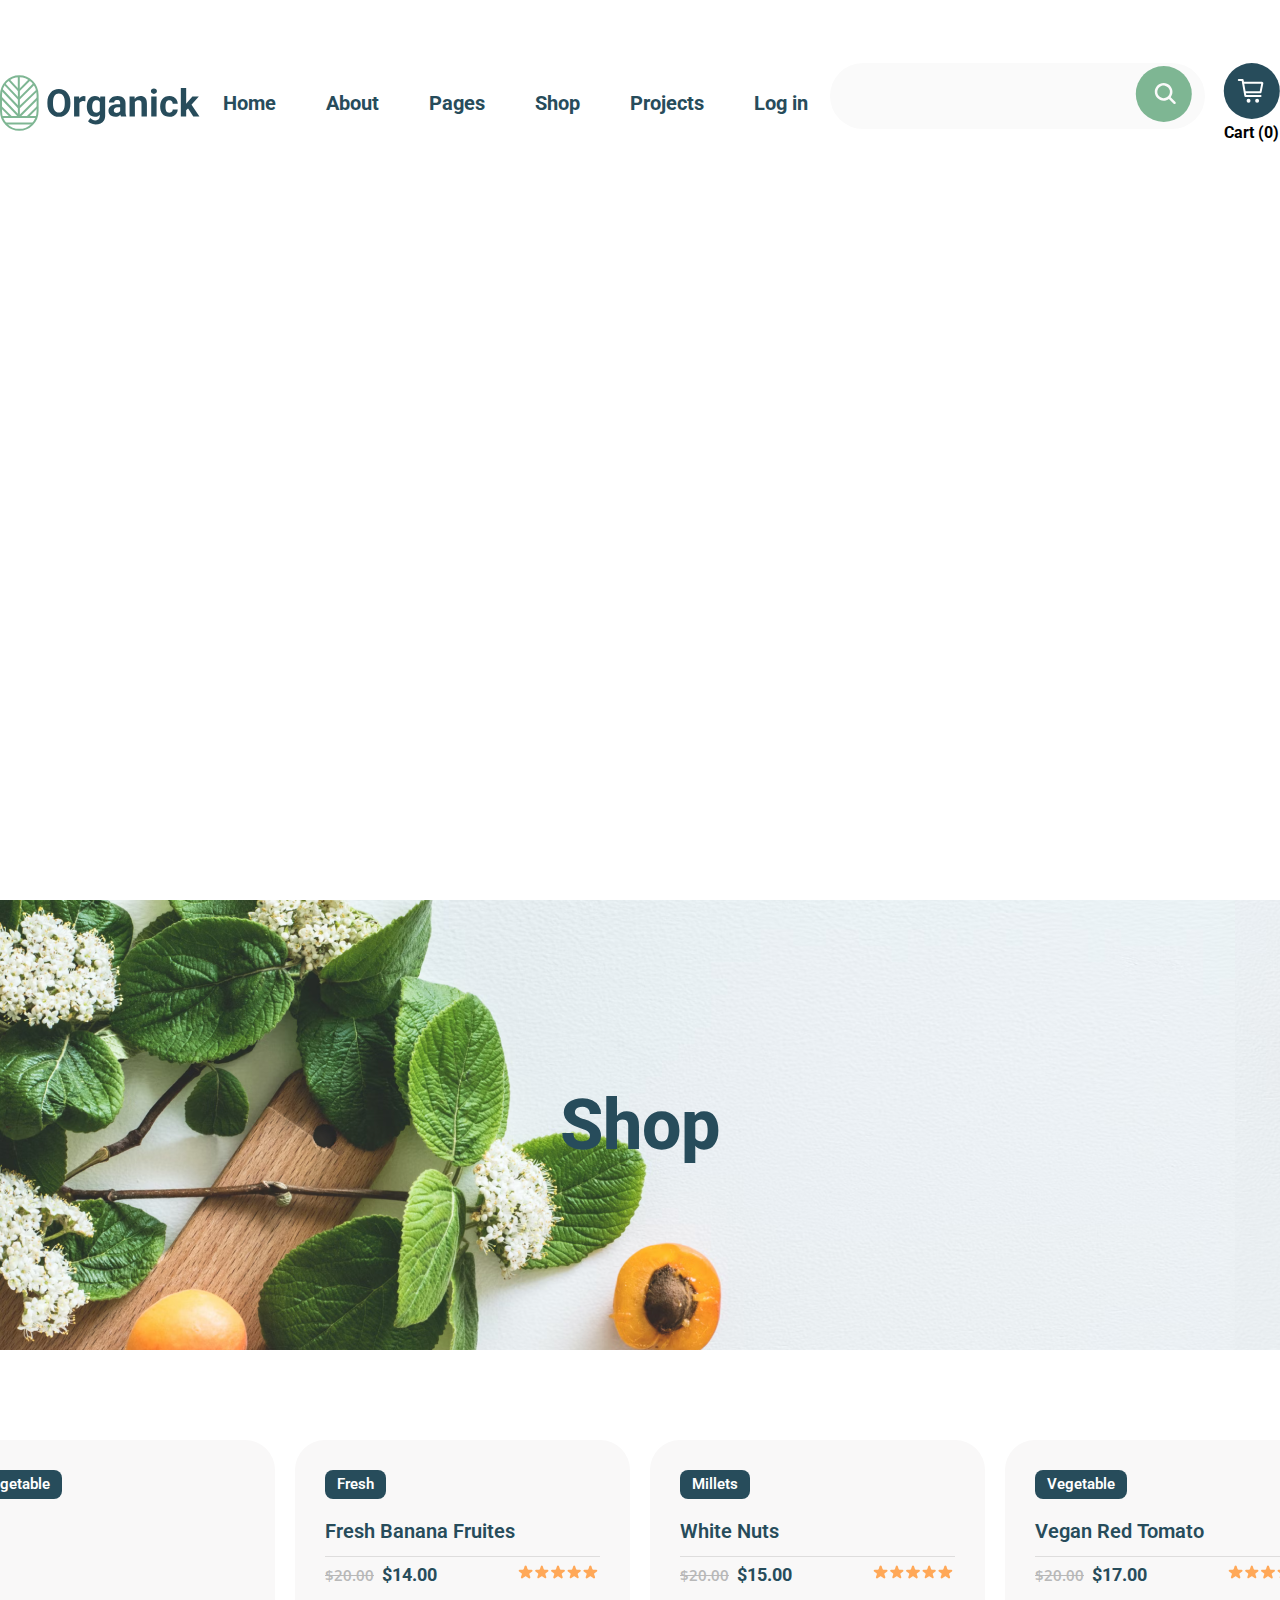
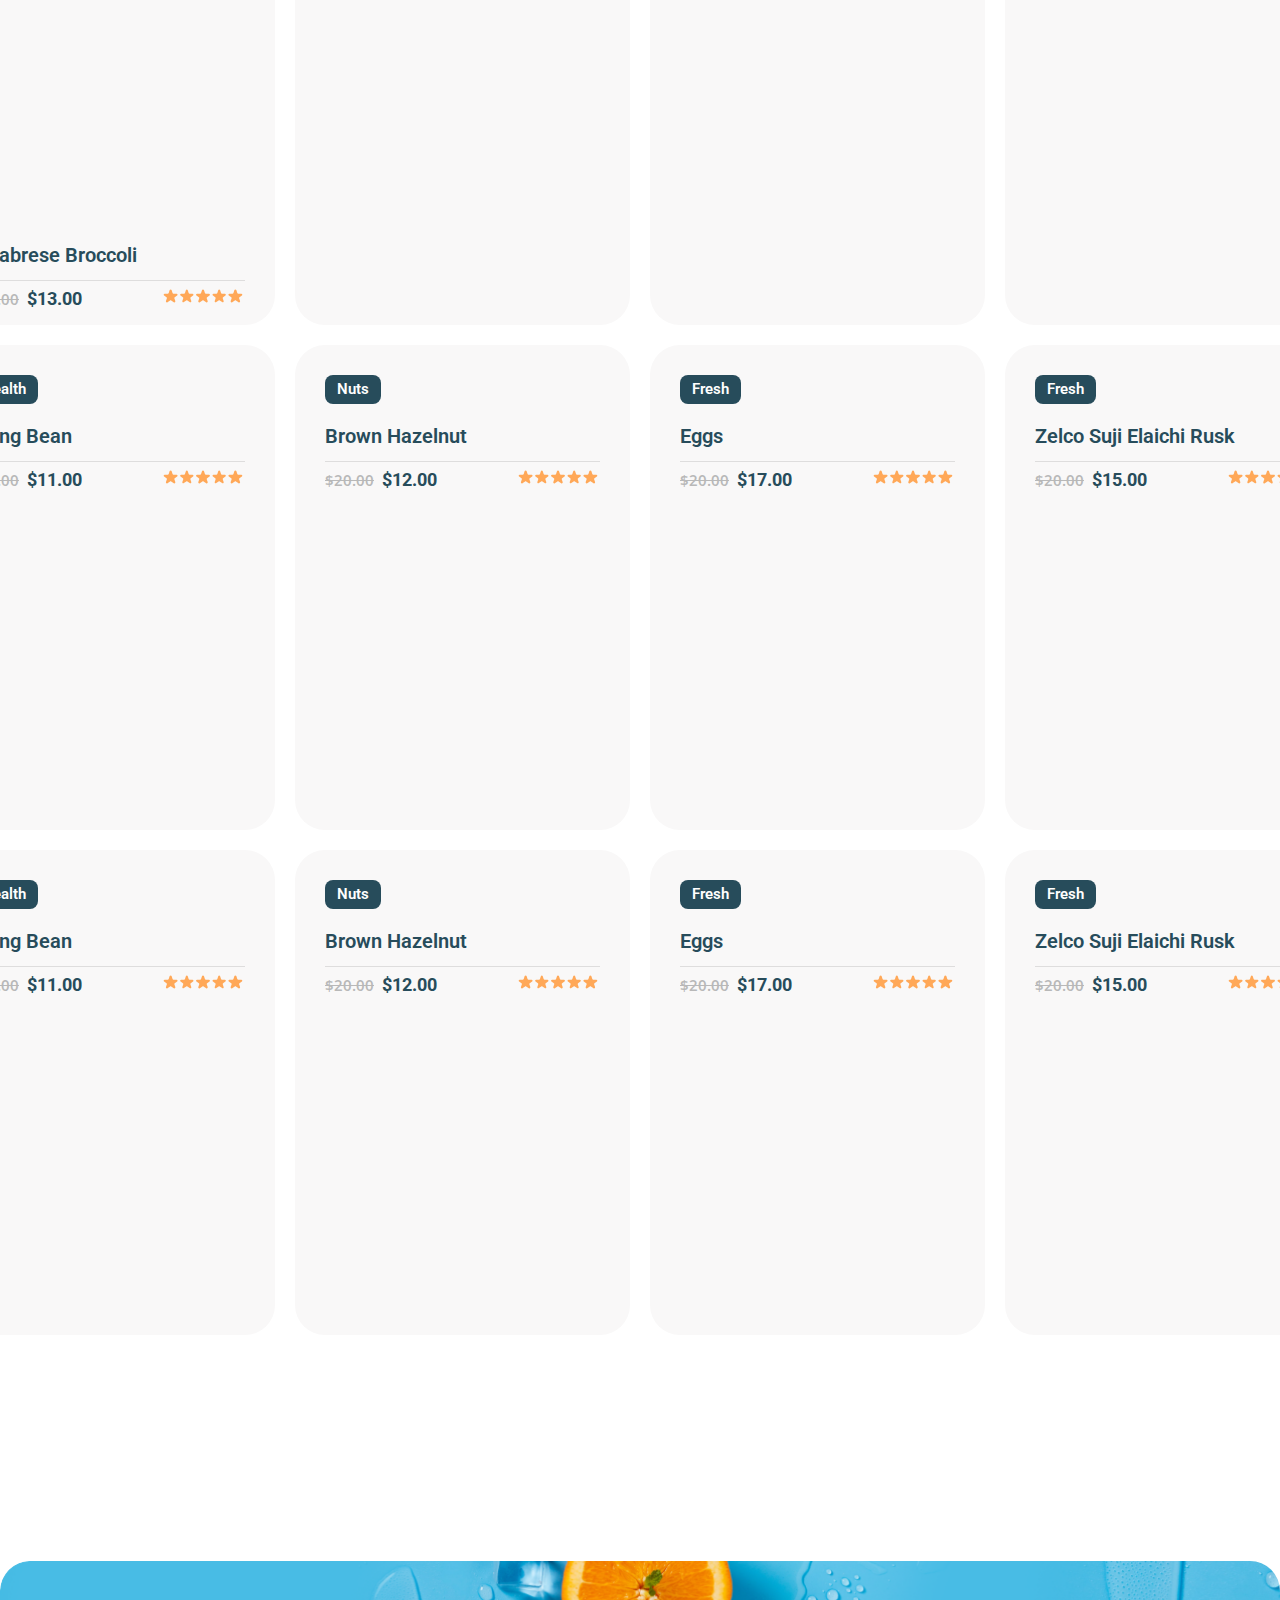
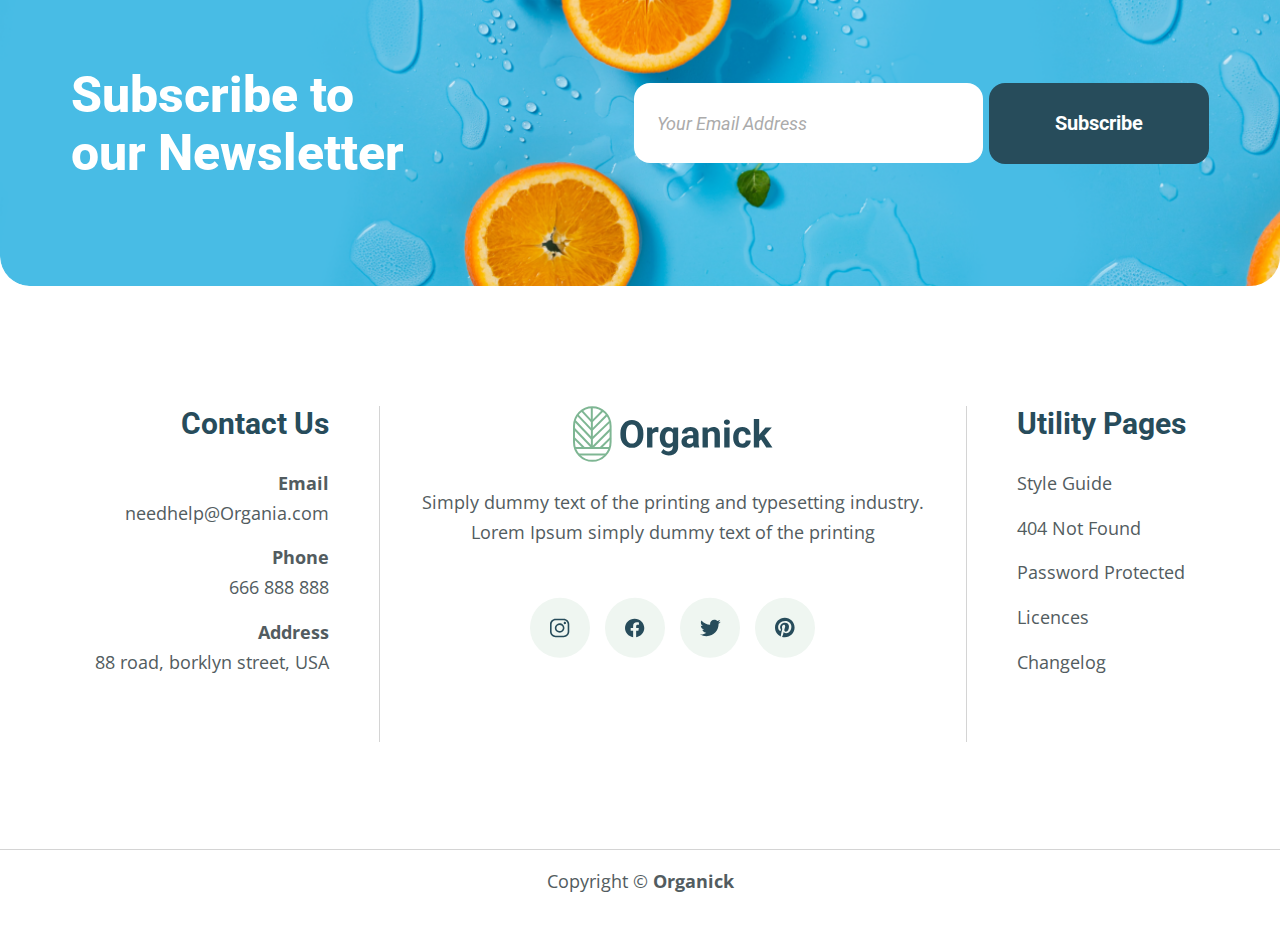
<file: shop.html>
<!DOCTYPE html>
<html lang="en">
	<head>
		<meta charset="UTF-8" />
		<meta name="viewport" content="width=device-width, initial-scale=1.0" />
		<title>Shop</title>
		<link rel="icon" href="" />
		<link rel="stylesheet" href="./assets/reset.css" />
		<link rel="stylesheet" href="./assets/shop.css" />
		<link rel="preconnect" href="https://fonts.googleapis.com" />
		<link rel="preconnect" href="https://fonts.gstatic.com" crossorigin />
		<link
			href="https://fonts.googleapis.com/css2?family=Open+Sans:ital,wght@0,300..800;1,300..800&family=Roboto:wght@400;700;900&family=Yellowtail&display=swap"
			rel="stylesheet"
		/>
	</head>
	<body>
		<div class="wrapper">
			<header>
				<div class="header__inner">
					<div class="header__logo">
						<a href="./index.html">
							<img src="./img/Logo.svg" alt="" />
						</a>
					</div>
					<nav class="nav roboto-bold">
						<ul>
							<a href="./index.html"><li>Home</li></a>
							<a href=""><li>About</li></a>
							<a href=""><li>Pages</li></a>
							<a href="./shop.html"><li>Shop</li></a>
							<a href=""><li>Projects</li></a>
							<a href="./login.html"><li>Log in</li></a>
						</ul>
					</nav>
					<div class="header__right">
						<div class="input">
							<input type="text" />
							<a href=""
								><svg
									width="57"
									height="56"
									viewBox="0 0 57 56"
									fill="none"
									xmlns="http://www.w3.org/2000/svg"
								>
									<circle cx="28.791" cy="28" r="28" fill="#7EB693" />
									<path
										d="M40.4692 35.8921L35.7086 31.1315C36.8547 29.6057 37.4734 27.7485 37.4713 25.8402C37.4713 20.9657 33.5056 17 28.6312 17C23.7567 17 19.791 20.9657 19.791 25.8402C19.791 30.7146 23.7567 34.6803 28.6312 34.6803C30.5395 34.6824 32.3967 34.0637 33.9225 32.9175L38.6831 37.6781C38.9241 37.8936 39.2384 38.0085 39.5615 37.9995C39.8846 37.9905 40.192 37.8581 40.4205 37.6295C40.6491 37.401 40.7815 37.0936 40.7905 36.7705C40.7996 36.4474 40.6846 36.1331 40.4692 35.8921ZM22.3168 25.8402C22.3168 24.5913 22.6871 23.3705 23.3809 22.3321C24.0748 21.2937 25.061 20.4843 26.2148 20.0064C27.3686 19.5285 28.6382 19.4034 29.8631 19.6471C31.0879 19.8907 32.213 20.4921 33.0961 21.3752C33.9792 22.2583 34.5806 23.3834 34.8242 24.6083C35.0679 25.8332 34.9428 27.1028 34.4649 28.2566C33.987 29.4104 33.1777 30.3966 32.1393 31.0904C31.1009 31.7842 29.88 32.1546 28.6312 32.1546C26.9571 32.1526 25.3522 31.4866 24.1684 30.3029C22.9847 29.1192 22.3188 27.5142 22.3168 25.8402Z"
										fill="#FAFAFA"
									/></svg
							></a>
						</div>
						<button class="roboto-bold">
							<svg
								width="57"
								height="56"
								viewBox="0 0 57 56"
								fill="none"
								xmlns="http://www.w3.org/2000/svg"
							>
								<circle cx="28.791" cy="28" r="28" fill="#274C5B" />
								<path
									d="M25.5689 39.0001C26.2439 39.0001 26.7911 38.4529 26.7911 37.7779C26.7911 37.1029 26.2439 36.5557 25.5689 36.5557C24.8939 36.5557 24.3467 37.1029 24.3467 37.7779C24.3467 38.4529 24.8939 39.0001 25.5689 39.0001Z"
									fill="white"
									stroke="white"
									stroke-width="1.5"
									stroke-linecap="round"
									stroke-linejoin="round"
								/>
								<path
									d="M34.1246 39.0001C34.7996 39.0001 35.3468 38.4529 35.3468 37.7779C35.3468 37.1029 34.7996 36.5557 34.1246 36.5557C33.4496 36.5557 32.9023 37.1029 32.9023 37.7779C32.9023 38.4529 33.4496 39.0001 34.1246 39.0001Z"
									fill="white"
									stroke="white"
									stroke-width="1.5"
									stroke-linecap="round"
									stroke-linejoin="round"
								/>
								<path
									d="M15.791 17H19.5729L22.4093 33.0731H37.5369"
									stroke="white"
									stroke-width="2"
									stroke-linecap="round"
									stroke-linejoin="round"
								/>
								<path
									d="M21.9022 29.1837L37.1494 29.2907C37.2587 29.2908 37.3647 29.2529 37.4493 29.1837C37.5339 29.1144 37.5918 29.0179 37.6133 28.9107L39.3151 20.4014C39.3289 20.3328 39.3272 20.262 39.3102 20.1941C39.2933 20.1262 39.2615 20.063 39.2171 20.0089C39.1727 19.9548 39.1169 19.9112 39.0536 19.8813C38.9903 19.8514 38.9212 19.8359 38.8513 19.8359L20.3584 19.8359"
									stroke="white"
									stroke-width="2"
									stroke-linecap="round"
									stroke-linejoin="round"
								/>
							</svg>
							<p>Cart (0)</p>
						</button>
					</div>
				</div>
			</header>
		</div>
		<section class="banner-shop">
			<div class="banner-shop__inner">
				<div class="wrapper">
					<p>Shop</p>
				</div>
			</div>
		</section>
		<section class="categories">
			<div class="wrapper">
				<div class="categories__inner">
					<a href="./shop-single.html"
						><div class="categories__list">
							<button class="categories__button">Vegetable</button>
							<div class="categories__picture"></div>
							<h3>Calabrese Broccoli</h3>
							<hr class="categories__hr" />
							<div class="categories__footer">
								<div class="categories__left">
									<p class="categories__cost">$20.00</p>
									<p class="categories__sale">$13.00</p>
								</div>
								<div class="categories__star">
									<svg
										width="84"
										height="19"
										viewBox="0 0 84 19"
										fill="none"
										xmlns="http://www.w3.org/2000/svg"
									>
										<path
											d="M8.67806 3.09367C8.98566 2.18997 10.2638 2.18998 10.5714 3.09367L11.5549 5.98313C11.6929 6.3884 12.0735 6.66091 12.5016 6.66091H15.5818C16.5617 6.66091 16.9569 7.92416 16.1517 8.48263L13.7409 10.1546C13.3741 10.409 13.2203 10.8758 13.3642 11.2985L14.3036 14.0586C14.6145 14.9718 13.5798 15.7523 12.7871 15.2025L10.1946 13.4046C9.85187 13.1668 9.39758 13.1668 9.05483 13.4046L6.46235 15.2025C5.66969 15.7523 4.63496 14.9718 4.9458 14.0586L5.88528 11.2985C6.02915 10.8758 5.87539 10.409 5.50851 10.1546L3.09777 8.48263C2.29254 7.92416 2.68772 6.66091 3.66767 6.66091H6.74788C7.17598 6.66091 7.55659 6.3884 7.69454 5.98313L8.67806 3.09367Z"
											fill="#FFA858"
										/>
										<path
											d="M24.8607 3.23964C25.16 2.31832 26.4635 2.31832 26.7628 3.23964L27.6499 5.96992C27.7838 6.38194 28.1677 6.66091 28.601 6.66091H31.4717C32.4404 6.66091 32.8432 7.90051 32.0595 8.46992L29.737 10.1574C29.3865 10.412 29.2398 10.8634 29.3737 11.2754L30.2608 14.0058C30.5602 14.9271 29.5057 15.6932 28.722 15.1238L26.3995 13.4364C26.049 13.1817 25.5744 13.1817 25.2239 13.4364L22.9015 15.1238C22.1178 15.6932 21.0633 14.9271 21.3627 14.0058L22.2498 11.2754C22.3837 10.8634 22.237 10.412 21.8865 10.1574L19.564 8.46991C18.7803 7.90051 19.1831 6.66091 20.1518 6.66091H23.0225C23.4558 6.66091 23.8397 6.38194 23.9736 5.96992L24.8607 3.23964Z"
											fill="#FFA858"
										/>
										<path
											d="M41.0521 3.09367C41.3597 2.18997 42.6378 2.18998 42.9454 3.09367L43.9289 5.98313C44.0669 6.3884 44.4475 6.66091 44.8756 6.66091H47.9558C48.9357 6.66091 49.3309 7.92416 48.5257 8.48263L46.115 10.1546C45.7481 10.409 45.5943 10.8758 45.7382 11.2985L46.6777 14.0586C46.9885 14.9718 45.9538 15.7523 45.1611 15.2025L42.5686 13.4046C42.2259 13.1668 41.7716 13.1668 41.4289 13.4046L38.8364 15.2025C38.0437 15.7523 37.009 14.9718 37.3198 14.0586L38.2593 11.2985C38.4032 10.8758 38.2494 10.409 37.8825 10.1546L35.4718 8.48263C34.6666 7.92416 35.0617 6.66091 36.0417 6.66091H39.1219C39.55 6.66091 39.9306 6.3884 40.0686 5.98313L41.0521 3.09367Z"
											fill="#FFA858"
										/>
										<path
											d="M57.2347 3.23964C57.5341 2.31832 58.8375 2.31832 59.1368 3.23964L60.0239 5.96992C60.1578 6.38194 60.5418 6.66091 60.975 6.66091H63.8457C64.8145 6.66091 65.2172 7.90051 64.4335 8.46992L62.111 10.1574C61.7605 10.412 61.6139 10.8634 61.7477 11.2754L62.6349 14.0058C62.9342 14.9271 61.8797 15.6932 61.096 15.1238L58.7736 13.4364C58.4231 13.1817 57.9485 13.1817 57.598 13.4364L55.2755 15.1238C54.4918 15.6932 53.4373 14.9271 53.7367 14.0058L54.6238 11.2754C54.7577 10.8634 54.611 10.412 54.2605 10.1574L51.938 8.46991C51.1543 7.90051 51.5571 6.66091 52.5258 6.66091H55.3966C55.8298 6.66091 56.2137 6.38194 56.3476 5.96992L57.2347 3.23964Z"
											fill="#FFA858"
										/>
										<path
											d="M73.4261 3.09367C73.7337 2.18997 75.0118 2.18998 75.3194 3.09367L76.303 5.98313C76.4409 6.3884 76.8215 6.66091 77.2496 6.66091H80.3298C81.3098 6.66091 81.705 7.92416 80.8997 8.48263L78.489 10.1546C78.1221 10.409 77.9683 10.8758 78.1122 11.2985L79.0517 14.0586C79.3625 14.9718 78.3278 15.7523 77.5351 15.2025L74.9427 13.4046C74.5999 13.1668 74.1456 13.1668 73.8029 13.4046L71.2104 15.2025C70.4177 15.7523 69.383 14.9718 69.6938 14.0586L70.6333 11.2985C70.7772 10.8758 70.6234 10.409 70.2566 10.1546L67.8458 8.48263C67.0406 7.92416 67.4358 6.66091 68.4157 6.66091H71.4959C71.924 6.66091 72.3046 6.3884 72.4426 5.98313L73.4261 3.09367Z"
											fill="#FFA858"
										/>
									</svg>
								</div>
							</div></div
					></a>
					<a href="./shop-single.html"
						><div class="categories__list">
							<button class="categories__button">Fresh</button>
							<div class="categories__picture-2"></div>
							<h3>Fresh Banana Fruites</h3>
							<hr class="categories__hr" />
							<div class="categories__footer">
								<div class="categories__left">
									<p class="categories__cost">$20.00</p>
									<p class="categories__sale">$14.00</p>
								</div>
								<div class="categories__star">
									<svg
										width="84"
										height="19"
										viewBox="0 0 84 19"
										fill="none"
										xmlns="http://www.w3.org/2000/svg"
									>
										<path
											d="M8.67806 3.09367C8.98566 2.18997 10.2638 2.18998 10.5714 3.09367L11.5549 5.98313C11.6929 6.3884 12.0735 6.66091 12.5016 6.66091H15.5818C16.5617 6.66091 16.9569 7.92416 16.1517 8.48263L13.7409 10.1546C13.3741 10.409 13.2203 10.8758 13.3642 11.2985L14.3036 14.0586C14.6145 14.9718 13.5798 15.7523 12.7871 15.2025L10.1946 13.4046C9.85187 13.1668 9.39758 13.1668 9.05483 13.4046L6.46235 15.2025C5.66969 15.7523 4.63496 14.9718 4.9458 14.0586L5.88528 11.2985C6.02915 10.8758 5.87539 10.409 5.50851 10.1546L3.09777 8.48263C2.29254 7.92416 2.68772 6.66091 3.66767 6.66091H6.74788C7.17598 6.66091 7.55659 6.3884 7.69454 5.98313L8.67806 3.09367Z"
											fill="#FFA858"
										/>
										<path
											d="M24.8607 3.23964C25.16 2.31832 26.4635 2.31832 26.7628 3.23964L27.6499 5.96992C27.7838 6.38194 28.1677 6.66091 28.601 6.66091H31.4717C32.4404 6.66091 32.8432 7.90051 32.0595 8.46992L29.737 10.1574C29.3865 10.412 29.2398 10.8634 29.3737 11.2754L30.2608 14.0058C30.5602 14.9271 29.5057 15.6932 28.722 15.1238L26.3995 13.4364C26.049 13.1817 25.5744 13.1817 25.2239 13.4364L22.9015 15.1238C22.1178 15.6932 21.0633 14.9271 21.3627 14.0058L22.2498 11.2754C22.3837 10.8634 22.237 10.412 21.8865 10.1574L19.564 8.46991C18.7803 7.90051 19.1831 6.66091 20.1518 6.66091H23.0225C23.4558 6.66091 23.8397 6.38194 23.9736 5.96992L24.8607 3.23964Z"
											fill="#FFA858"
										/>
										<path
											d="M41.0521 3.09367C41.3597 2.18997 42.6378 2.18998 42.9454 3.09367L43.9289 5.98313C44.0669 6.3884 44.4475 6.66091 44.8756 6.66091H47.9558C48.9357 6.66091 49.3309 7.92416 48.5257 8.48263L46.115 10.1546C45.7481 10.409 45.5943 10.8758 45.7382 11.2985L46.6777 14.0586C46.9885 14.9718 45.9538 15.7523 45.1611 15.2025L42.5686 13.4046C42.2259 13.1668 41.7716 13.1668 41.4289 13.4046L38.8364 15.2025C38.0437 15.7523 37.009 14.9718 37.3198 14.0586L38.2593 11.2985C38.4032 10.8758 38.2494 10.409 37.8825 10.1546L35.4718 8.48263C34.6666 7.92416 35.0617 6.66091 36.0417 6.66091H39.1219C39.55 6.66091 39.9306 6.3884 40.0686 5.98313L41.0521 3.09367Z"
											fill="#FFA858"
										/>
										<path
											d="M57.2347 3.23964C57.5341 2.31832 58.8375 2.31832 59.1368 3.23964L60.0239 5.96992C60.1578 6.38194 60.5418 6.66091 60.975 6.66091H63.8457C64.8145 6.66091 65.2172 7.90051 64.4335 8.46992L62.111 10.1574C61.7605 10.412 61.6139 10.8634 61.7477 11.2754L62.6349 14.0058C62.9342 14.9271 61.8797 15.6932 61.096 15.1238L58.7736 13.4364C58.4231 13.1817 57.9485 13.1817 57.598 13.4364L55.2755 15.1238C54.4918 15.6932 53.4373 14.9271 53.7367 14.0058L54.6238 11.2754C54.7577 10.8634 54.611 10.412 54.2605 10.1574L51.938 8.46991C51.1543 7.90051 51.5571 6.66091 52.5258 6.66091H55.3966C55.8298 6.66091 56.2137 6.38194 56.3476 5.96992L57.2347 3.23964Z"
											fill="#FFA858"
										/>
										<path
											d="M73.4261 3.09367C73.7337 2.18997 75.0118 2.18998 75.3194 3.09367L76.303 5.98313C76.4409 6.3884 76.8215 6.66091 77.2496 6.66091H80.3298C81.3098 6.66091 81.705 7.92416 80.8997 8.48263L78.489 10.1546C78.1221 10.409 77.9683 10.8758 78.1122 11.2985L79.0517 14.0586C79.3625 14.9718 78.3278 15.7523 77.5351 15.2025L74.9427 13.4046C74.5999 13.1668 74.1456 13.1668 73.8029 13.4046L71.2104 15.2025C70.4177 15.7523 69.383 14.9718 69.6938 14.0586L70.6333 11.2985C70.7772 10.8758 70.6234 10.409 70.2566 10.1546L67.8458 8.48263C67.0406 7.92416 67.4358 6.66091 68.4157 6.66091H71.4959C71.924 6.66091 72.3046 6.3884 72.4426 5.98313L73.4261 3.09367Z"
											fill="#FFA858"
										/>
									</svg>
								</div>
							</div></div
					></a>
					<a href="./shop-single.html"
						><div class="categories__list">
							<button class="categories__button">Millets</button>
							<div class="categories__picture-3"></div>
							<h3>White Nuts</h3>
							<hr class="categories__hr" />
							<div class="categories__footer">
								<div class="categories__left">
									<p class="categories__cost">$20.00</p>
									<p class="categories__sale">$15.00</p>
								</div>
								<div class="categories__star">
									<svg
										width="84"
										height="19"
										viewBox="0 0 84 19"
										fill="none"
										xmlns="http://www.w3.org/2000/svg"
									>
										<path
											d="M8.67806 3.09367C8.98566 2.18997 10.2638 2.18998 10.5714 3.09367L11.5549 5.98313C11.6929 6.3884 12.0735 6.66091 12.5016 6.66091H15.5818C16.5617 6.66091 16.9569 7.92416 16.1517 8.48263L13.7409 10.1546C13.3741 10.409 13.2203 10.8758 13.3642 11.2985L14.3036 14.0586C14.6145 14.9718 13.5798 15.7523 12.7871 15.2025L10.1946 13.4046C9.85187 13.1668 9.39758 13.1668 9.05483 13.4046L6.46235 15.2025C5.66969 15.7523 4.63496 14.9718 4.9458 14.0586L5.88528 11.2985C6.02915 10.8758 5.87539 10.409 5.50851 10.1546L3.09777 8.48263C2.29254 7.92416 2.68772 6.66091 3.66767 6.66091H6.74788C7.17598 6.66091 7.55659 6.3884 7.69454 5.98313L8.67806 3.09367Z"
											fill="#FFA858"
										/>
										<path
											d="M24.8607 3.23964C25.16 2.31832 26.4635 2.31832 26.7628 3.23964L27.6499 5.96992C27.7838 6.38194 28.1677 6.66091 28.601 6.66091H31.4717C32.4404 6.66091 32.8432 7.90051 32.0595 8.46992L29.737 10.1574C29.3865 10.412 29.2398 10.8634 29.3737 11.2754L30.2608 14.0058C30.5602 14.9271 29.5057 15.6932 28.722 15.1238L26.3995 13.4364C26.049 13.1817 25.5744 13.1817 25.2239 13.4364L22.9015 15.1238C22.1178 15.6932 21.0633 14.9271 21.3627 14.0058L22.2498 11.2754C22.3837 10.8634 22.237 10.412 21.8865 10.1574L19.564 8.46991C18.7803 7.90051 19.1831 6.66091 20.1518 6.66091H23.0225C23.4558 6.66091 23.8397 6.38194 23.9736 5.96992L24.8607 3.23964Z"
											fill="#FFA858"
										/>
										<path
											d="M41.0521 3.09367C41.3597 2.18997 42.6378 2.18998 42.9454 3.09367L43.9289 5.98313C44.0669 6.3884 44.4475 6.66091 44.8756 6.66091H47.9558C48.9357 6.66091 49.3309 7.92416 48.5257 8.48263L46.115 10.1546C45.7481 10.409 45.5943 10.8758 45.7382 11.2985L46.6777 14.0586C46.9885 14.9718 45.9538 15.7523 45.1611 15.2025L42.5686 13.4046C42.2259 13.1668 41.7716 13.1668 41.4289 13.4046L38.8364 15.2025C38.0437 15.7523 37.009 14.9718 37.3198 14.0586L38.2593 11.2985C38.4032 10.8758 38.2494 10.409 37.8825 10.1546L35.4718 8.48263C34.6666 7.92416 35.0617 6.66091 36.0417 6.66091H39.1219C39.55 6.66091 39.9306 6.3884 40.0686 5.98313L41.0521 3.09367Z"
											fill="#FFA858"
										/>
										<path
											d="M57.2347 3.23964C57.5341 2.31832 58.8375 2.31832 59.1368 3.23964L60.0239 5.96992C60.1578 6.38194 60.5418 6.66091 60.975 6.66091H63.8457C64.8145 6.66091 65.2172 7.90051 64.4335 8.46992L62.111 10.1574C61.7605 10.412 61.6139 10.8634 61.7477 11.2754L62.6349 14.0058C62.9342 14.9271 61.8797 15.6932 61.096 15.1238L58.7736 13.4364C58.4231 13.1817 57.9485 13.1817 57.598 13.4364L55.2755 15.1238C54.4918 15.6932 53.4373 14.9271 53.7367 14.0058L54.6238 11.2754C54.7577 10.8634 54.611 10.412 54.2605 10.1574L51.938 8.46991C51.1543 7.90051 51.5571 6.66091 52.5258 6.66091H55.3966C55.8298 6.66091 56.2137 6.38194 56.3476 5.96992L57.2347 3.23964Z"
											fill="#FFA858"
										/>
										<path
											d="M73.4261 3.09367C73.7337 2.18997 75.0118 2.18998 75.3194 3.09367L76.303 5.98313C76.4409 6.3884 76.8215 6.66091 77.2496 6.66091H80.3298C81.3098 6.66091 81.705 7.92416 80.8997 8.48263L78.489 10.1546C78.1221 10.409 77.9683 10.8758 78.1122 11.2985L79.0517 14.0586C79.3625 14.9718 78.3278 15.7523 77.5351 15.2025L74.9427 13.4046C74.5999 13.1668 74.1456 13.1668 73.8029 13.4046L71.2104 15.2025C70.4177 15.7523 69.383 14.9718 69.6938 14.0586L70.6333 11.2985C70.7772 10.8758 70.6234 10.409 70.2566 10.1546L67.8458 8.48263C67.0406 7.92416 67.4358 6.66091 68.4157 6.66091H71.4959C71.924 6.66091 72.3046 6.3884 72.4426 5.98313L73.4261 3.09367Z"
											fill="#FFA858"
										/>
									</svg>
								</div>
							</div></div
					></a>
					<a href="./shop-single.html"
						><div class="categories__list">
							<button class="categories__button">Vegetable</button>
							<div class="categories__picture-4"></div>
							<h3>Vegan Red Tomato</h3>
							<hr class="categories__hr" />
							<div class="categories__footer">
								<div class="categories__left">
									<p class="categories__cost">$20.00</p>
									<p class="categories__sale">$17.00</p>
								</div>
								<div class="categories__star">
									<svg
										width="84"
										height="19"
										viewBox="0 0 84 19"
										fill="none"
										xmlns="http://www.w3.org/2000/svg"
									>
										<path
											d="M8.67806 3.09367C8.98566 2.18997 10.2638 2.18998 10.5714 3.09367L11.5549 5.98313C11.6929 6.3884 12.0735 6.66091 12.5016 6.66091H15.5818C16.5617 6.66091 16.9569 7.92416 16.1517 8.48263L13.7409 10.1546C13.3741 10.409 13.2203 10.8758 13.3642 11.2985L14.3036 14.0586C14.6145 14.9718 13.5798 15.7523 12.7871 15.2025L10.1946 13.4046C9.85187 13.1668 9.39758 13.1668 9.05483 13.4046L6.46235 15.2025C5.66969 15.7523 4.63496 14.9718 4.9458 14.0586L5.88528 11.2985C6.02915 10.8758 5.87539 10.409 5.50851 10.1546L3.09777 8.48263C2.29254 7.92416 2.68772 6.66091 3.66767 6.66091H6.74788C7.17598 6.66091 7.55659 6.3884 7.69454 5.98313L8.67806 3.09367Z"
											fill="#FFA858"
										/>
										<path
											d="M24.8607 3.23964C25.16 2.31832 26.4635 2.31832 26.7628 3.23964L27.6499 5.96992C27.7838 6.38194 28.1677 6.66091 28.601 6.66091H31.4717C32.4404 6.66091 32.8432 7.90051 32.0595 8.46992L29.737 10.1574C29.3865 10.412 29.2398 10.8634 29.3737 11.2754L30.2608 14.0058C30.5602 14.9271 29.5057 15.6932 28.722 15.1238L26.3995 13.4364C26.049 13.1817 25.5744 13.1817 25.2239 13.4364L22.9015 15.1238C22.1178 15.6932 21.0633 14.9271 21.3627 14.0058L22.2498 11.2754C22.3837 10.8634 22.237 10.412 21.8865 10.1574L19.564 8.46991C18.7803 7.90051 19.1831 6.66091 20.1518 6.66091H23.0225C23.4558 6.66091 23.8397 6.38194 23.9736 5.96992L24.8607 3.23964Z"
											fill="#FFA858"
										/>
										<path
											d="M41.0521 3.09367C41.3597 2.18997 42.6378 2.18998 42.9454 3.09367L43.9289 5.98313C44.0669 6.3884 44.4475 6.66091 44.8756 6.66091H47.9558C48.9357 6.66091 49.3309 7.92416 48.5257 8.48263L46.115 10.1546C45.7481 10.409 45.5943 10.8758 45.7382 11.2985L46.6777 14.0586C46.9885 14.9718 45.9538 15.7523 45.1611 15.2025L42.5686 13.4046C42.2259 13.1668 41.7716 13.1668 41.4289 13.4046L38.8364 15.2025C38.0437 15.7523 37.009 14.9718 37.3198 14.0586L38.2593 11.2985C38.4032 10.8758 38.2494 10.409 37.8825 10.1546L35.4718 8.48263C34.6666 7.92416 35.0617 6.66091 36.0417 6.66091H39.1219C39.55 6.66091 39.9306 6.3884 40.0686 5.98313L41.0521 3.09367Z"
											fill="#FFA858"
										/>
										<path
											d="M57.2347 3.23964C57.5341 2.31832 58.8375 2.31832 59.1368 3.23964L60.0239 5.96992C60.1578 6.38194 60.5418 6.66091 60.975 6.66091H63.8457C64.8145 6.66091 65.2172 7.90051 64.4335 8.46992L62.111 10.1574C61.7605 10.412 61.6139 10.8634 61.7477 11.2754L62.6349 14.0058C62.9342 14.9271 61.8797 15.6932 61.096 15.1238L58.7736 13.4364C58.4231 13.1817 57.9485 13.1817 57.598 13.4364L55.2755 15.1238C54.4918 15.6932 53.4373 14.9271 53.7367 14.0058L54.6238 11.2754C54.7577 10.8634 54.611 10.412 54.2605 10.1574L51.938 8.46991C51.1543 7.90051 51.5571 6.66091 52.5258 6.66091H55.3966C55.8298 6.66091 56.2137 6.38194 56.3476 5.96992L57.2347 3.23964Z"
											fill="#FFA858"
										/>
										<path
											d="M73.4261 3.09367C73.7337 2.18997 75.0118 2.18998 75.3194 3.09367L76.303 5.98313C76.4409 6.3884 76.8215 6.66091 77.2496 6.66091H80.3298C81.3098 6.66091 81.705 7.92416 80.8997 8.48263L78.489 10.1546C78.1221 10.409 77.9683 10.8758 78.1122 11.2985L79.0517 14.0586C79.3625 14.9718 78.3278 15.7523 77.5351 15.2025L74.9427 13.4046C74.5999 13.1668 74.1456 13.1668 73.8029 13.4046L71.2104 15.2025C70.4177 15.7523 69.383 14.9718 69.6938 14.0586L70.6333 11.2985C70.7772 10.8758 70.6234 10.409 70.2566 10.1546L67.8458 8.48263C67.0406 7.92416 67.4358 6.66091 68.4157 6.66091H71.4959C71.924 6.66091 72.3046 6.3884 72.4426 5.98313L73.4261 3.09367Z"
											fill="#FFA858"
										/>
									</svg>
								</div>
							</div></div
					></a>
					<a href="./shop-single.html"
						><div class="categories__list">
							<button class="categories__button">Health</button>
							<div class="categories__picture-5"></div>
							<h3>Mung Bean</h3>
							<hr class="categories__hr" />
							<div class="categories__footer">
								<div class="categories__left">
									<p class="categories__cost">$20.00</p>
									<p class="categories__sale">$11.00</p>
								</div>
								<div class="categories__star">
									<svg
										width="84"
										height="19"
										viewBox="0 0 84 19"
										fill="none"
										xmlns="http://www.w3.org/2000/svg"
									>
										<path
											d="M8.67806 3.09367C8.98566 2.18997 10.2638 2.18998 10.5714 3.09367L11.5549 5.98313C11.6929 6.3884 12.0735 6.66091 12.5016 6.66091H15.5818C16.5617 6.66091 16.9569 7.92416 16.1517 8.48263L13.7409 10.1546C13.3741 10.409 13.2203 10.8758 13.3642 11.2985L14.3036 14.0586C14.6145 14.9718 13.5798 15.7523 12.7871 15.2025L10.1946 13.4046C9.85187 13.1668 9.39758 13.1668 9.05483 13.4046L6.46235 15.2025C5.66969 15.7523 4.63496 14.9718 4.9458 14.0586L5.88528 11.2985C6.02915 10.8758 5.87539 10.409 5.50851 10.1546L3.09777 8.48263C2.29254 7.92416 2.68772 6.66091 3.66767 6.66091H6.74788C7.17598 6.66091 7.55659 6.3884 7.69454 5.98313L8.67806 3.09367Z"
											fill="#FFA858"
										/>
										<path
											d="M24.8607 3.23964C25.16 2.31832 26.4635 2.31832 26.7628 3.23964L27.6499 5.96992C27.7838 6.38194 28.1677 6.66091 28.601 6.66091H31.4717C32.4404 6.66091 32.8432 7.90051 32.0595 8.46992L29.737 10.1574C29.3865 10.412 29.2398 10.8634 29.3737 11.2754L30.2608 14.0058C30.5602 14.9271 29.5057 15.6932 28.722 15.1238L26.3995 13.4364C26.049 13.1817 25.5744 13.1817 25.2239 13.4364L22.9015 15.1238C22.1178 15.6932 21.0633 14.9271 21.3627 14.0058L22.2498 11.2754C22.3837 10.8634 22.237 10.412 21.8865 10.1574L19.564 8.46991C18.7803 7.90051 19.1831 6.66091 20.1518 6.66091H23.0225C23.4558 6.66091 23.8397 6.38194 23.9736 5.96992L24.8607 3.23964Z"
											fill="#FFA858"
										/>
										<path
											d="M41.0521 3.09367C41.3597 2.18997 42.6378 2.18998 42.9454 3.09367L43.9289 5.98313C44.0669 6.3884 44.4475 6.66091 44.8756 6.66091H47.9558C48.9357 6.66091 49.3309 7.92416 48.5257 8.48263L46.115 10.1546C45.7481 10.409 45.5943 10.8758 45.7382 11.2985L46.6777 14.0586C46.9885 14.9718 45.9538 15.7523 45.1611 15.2025L42.5686 13.4046C42.2259 13.1668 41.7716 13.1668 41.4289 13.4046L38.8364 15.2025C38.0437 15.7523 37.009 14.9718 37.3198 14.0586L38.2593 11.2985C38.4032 10.8758 38.2494 10.409 37.8825 10.1546L35.4718 8.48263C34.6666 7.92416 35.0617 6.66091 36.0417 6.66091H39.1219C39.55 6.66091 39.9306 6.3884 40.0686 5.98313L41.0521 3.09367Z"
											fill="#FFA858"
										/>
										<path
											d="M57.2347 3.23964C57.5341 2.31832 58.8375 2.31832 59.1368 3.23964L60.0239 5.96992C60.1578 6.38194 60.5418 6.66091 60.975 6.66091H63.8457C64.8145 6.66091 65.2172 7.90051 64.4335 8.46992L62.111 10.1574C61.7605 10.412 61.6139 10.8634 61.7477 11.2754L62.6349 14.0058C62.9342 14.9271 61.8797 15.6932 61.096 15.1238L58.7736 13.4364C58.4231 13.1817 57.9485 13.1817 57.598 13.4364L55.2755 15.1238C54.4918 15.6932 53.4373 14.9271 53.7367 14.0058L54.6238 11.2754C54.7577 10.8634 54.611 10.412 54.2605 10.1574L51.938 8.46991C51.1543 7.90051 51.5571 6.66091 52.5258 6.66091H55.3966C55.8298 6.66091 56.2137 6.38194 56.3476 5.96992L57.2347 3.23964Z"
											fill="#FFA858"
										/>
										<path
											d="M73.4261 3.09367C73.7337 2.18997 75.0118 2.18998 75.3194 3.09367L76.303 5.98313C76.4409 6.3884 76.8215 6.66091 77.2496 6.66091H80.3298C81.3098 6.66091 81.705 7.92416 80.8997 8.48263L78.489 10.1546C78.1221 10.409 77.9683 10.8758 78.1122 11.2985L79.0517 14.0586C79.3625 14.9718 78.3278 15.7523 77.5351 15.2025L74.9427 13.4046C74.5999 13.1668 74.1456 13.1668 73.8029 13.4046L71.2104 15.2025C70.4177 15.7523 69.383 14.9718 69.6938 14.0586L70.6333 11.2985C70.7772 10.8758 70.6234 10.409 70.2566 10.1546L67.8458 8.48263C67.0406 7.92416 67.4358 6.66091 68.4157 6.66091H71.4959C71.924 6.66091 72.3046 6.3884 72.4426 5.98313L73.4261 3.09367Z"
											fill="#FFA858"
										/>
									</svg>
								</div>
							</div></div
					></a>
					<a href="./shop-single.html"
						><div class="categories__list">
							<button class="categories__button">Nuts</button>
							<div class="categories__picture-6"></div>
							<h3>Brown Hazelnut</h3>
							<hr class="categories__hr" />
							<div class="categories__footer">
								<div class="categories__left">
									<p class="categories__cost">$20.00</p>
									<p class="categories__sale">$12.00</p>
								</div>
								<div class="categories__star">
									<svg
										width="84"
										height="19"
										viewBox="0 0 84 19"
										fill="none"
										xmlns="http://www.w3.org/2000/svg"
									>
										<path
											d="M8.67806 3.09367C8.98566 2.18997 10.2638 2.18998 10.5714 3.09367L11.5549 5.98313C11.6929 6.3884 12.0735 6.66091 12.5016 6.66091H15.5818C16.5617 6.66091 16.9569 7.92416 16.1517 8.48263L13.7409 10.1546C13.3741 10.409 13.2203 10.8758 13.3642 11.2985L14.3036 14.0586C14.6145 14.9718 13.5798 15.7523 12.7871 15.2025L10.1946 13.4046C9.85187 13.1668 9.39758 13.1668 9.05483 13.4046L6.46235 15.2025C5.66969 15.7523 4.63496 14.9718 4.9458 14.0586L5.88528 11.2985C6.02915 10.8758 5.87539 10.409 5.50851 10.1546L3.09777 8.48263C2.29254 7.92416 2.68772 6.66091 3.66767 6.66091H6.74788C7.17598 6.66091 7.55659 6.3884 7.69454 5.98313L8.67806 3.09367Z"
											fill="#FFA858"
										/>
										<path
											d="M24.8607 3.23964C25.16 2.31832 26.4635 2.31832 26.7628 3.23964L27.6499 5.96992C27.7838 6.38194 28.1677 6.66091 28.601 6.66091H31.4717C32.4404 6.66091 32.8432 7.90051 32.0595 8.46992L29.737 10.1574C29.3865 10.412 29.2398 10.8634 29.3737 11.2754L30.2608 14.0058C30.5602 14.9271 29.5057 15.6932 28.722 15.1238L26.3995 13.4364C26.049 13.1817 25.5744 13.1817 25.2239 13.4364L22.9015 15.1238C22.1178 15.6932 21.0633 14.9271 21.3627 14.0058L22.2498 11.2754C22.3837 10.8634 22.237 10.412 21.8865 10.1574L19.564 8.46991C18.7803 7.90051 19.1831 6.66091 20.1518 6.66091H23.0225C23.4558 6.66091 23.8397 6.38194 23.9736 5.96992L24.8607 3.23964Z"
											fill="#FFA858"
										/>
										<path
											d="M41.0521 3.09367C41.3597 2.18997 42.6378 2.18998 42.9454 3.09367L43.9289 5.98313C44.0669 6.3884 44.4475 6.66091 44.8756 6.66091H47.9558C48.9357 6.66091 49.3309 7.92416 48.5257 8.48263L46.115 10.1546C45.7481 10.409 45.5943 10.8758 45.7382 11.2985L46.6777 14.0586C46.9885 14.9718 45.9538 15.7523 45.1611 15.2025L42.5686 13.4046C42.2259 13.1668 41.7716 13.1668 41.4289 13.4046L38.8364 15.2025C38.0437 15.7523 37.009 14.9718 37.3198 14.0586L38.2593 11.2985C38.4032 10.8758 38.2494 10.409 37.8825 10.1546L35.4718 8.48263C34.6666 7.92416 35.0617 6.66091 36.0417 6.66091H39.1219C39.55 6.66091 39.9306 6.3884 40.0686 5.98313L41.0521 3.09367Z"
											fill="#FFA858"
										/>
										<path
											d="M57.2347 3.23964C57.5341 2.31832 58.8375 2.31832 59.1368 3.23964L60.0239 5.96992C60.1578 6.38194 60.5418 6.66091 60.975 6.66091H63.8457C64.8145 6.66091 65.2172 7.90051 64.4335 8.46992L62.111 10.1574C61.7605 10.412 61.6139 10.8634 61.7477 11.2754L62.6349 14.0058C62.9342 14.9271 61.8797 15.6932 61.096 15.1238L58.7736 13.4364C58.4231 13.1817 57.9485 13.1817 57.598 13.4364L55.2755 15.1238C54.4918 15.6932 53.4373 14.9271 53.7367 14.0058L54.6238 11.2754C54.7577 10.8634 54.611 10.412 54.2605 10.1574L51.938 8.46991C51.1543 7.90051 51.5571 6.66091 52.5258 6.66091H55.3966C55.8298 6.66091 56.2137 6.38194 56.3476 5.96992L57.2347 3.23964Z"
											fill="#FFA858"
										/>
										<path
											d="M73.4261 3.09367C73.7337 2.18997 75.0118 2.18998 75.3194 3.09367L76.303 5.98313C76.4409 6.3884 76.8215 6.66091 77.2496 6.66091H80.3298C81.3098 6.66091 81.705 7.92416 80.8997 8.48263L78.489 10.1546C78.1221 10.409 77.9683 10.8758 78.1122 11.2985L79.0517 14.0586C79.3625 14.9718 78.3278 15.7523 77.5351 15.2025L74.9427 13.4046C74.5999 13.1668 74.1456 13.1668 73.8029 13.4046L71.2104 15.2025C70.4177 15.7523 69.383 14.9718 69.6938 14.0586L70.6333 11.2985C70.7772 10.8758 70.6234 10.409 70.2566 10.1546L67.8458 8.48263C67.0406 7.92416 67.4358 6.66091 68.4157 6.66091H71.4959C71.924 6.66091 72.3046 6.3884 72.4426 5.98313L73.4261 3.09367Z"
											fill="#FFA858"
										/>
									</svg>
								</div>
							</div></div
					></a>
					<a href="./shop-single.html"
						><div class="categories__list">
							<button class="categories__button">Fresh</button>
							<div class="categories__picture-7"></div>
							<h3>Eggs</h3>
							<hr class="categories__hr" />
							<div class="categories__footer">
								<div class="categories__left">
									<p class="categories__cost">$20.00</p>
									<p class="categories__sale">$17.00</p>
								</div>
								<div class="categories__star">
									<svg
										width="84"
										height="19"
										viewBox="0 0 84 19"
										fill="none"
										xmlns="http://www.w3.org/2000/svg"
									>
										<path
											d="M8.67806 3.09367C8.98566 2.18997 10.2638 2.18998 10.5714 3.09367L11.5549 5.98313C11.6929 6.3884 12.0735 6.66091 12.5016 6.66091H15.5818C16.5617 6.66091 16.9569 7.92416 16.1517 8.48263L13.7409 10.1546C13.3741 10.409 13.2203 10.8758 13.3642 11.2985L14.3036 14.0586C14.6145 14.9718 13.5798 15.7523 12.7871 15.2025L10.1946 13.4046C9.85187 13.1668 9.39758 13.1668 9.05483 13.4046L6.46235 15.2025C5.66969 15.7523 4.63496 14.9718 4.9458 14.0586L5.88528 11.2985C6.02915 10.8758 5.87539 10.409 5.50851 10.1546L3.09777 8.48263C2.29254 7.92416 2.68772 6.66091 3.66767 6.66091H6.74788C7.17598 6.66091 7.55659 6.3884 7.69454 5.98313L8.67806 3.09367Z"
											fill="#FFA858"
										/>
										<path
											d="M24.8607 3.23964C25.16 2.31832 26.4635 2.31832 26.7628 3.23964L27.6499 5.96992C27.7838 6.38194 28.1677 6.66091 28.601 6.66091H31.4717C32.4404 6.66091 32.8432 7.90051 32.0595 8.46992L29.737 10.1574C29.3865 10.412 29.2398 10.8634 29.3737 11.2754L30.2608 14.0058C30.5602 14.9271 29.5057 15.6932 28.722 15.1238L26.3995 13.4364C26.049 13.1817 25.5744 13.1817 25.2239 13.4364L22.9015 15.1238C22.1178 15.6932 21.0633 14.9271 21.3627 14.0058L22.2498 11.2754C22.3837 10.8634 22.237 10.412 21.8865 10.1574L19.564 8.46991C18.7803 7.90051 19.1831 6.66091 20.1518 6.66091H23.0225C23.4558 6.66091 23.8397 6.38194 23.9736 5.96992L24.8607 3.23964Z"
											fill="#FFA858"
										/>
										<path
											d="M41.0521 3.09367C41.3597 2.18997 42.6378 2.18998 42.9454 3.09367L43.9289 5.98313C44.0669 6.3884 44.4475 6.66091 44.8756 6.66091H47.9558C48.9357 6.66091 49.3309 7.92416 48.5257 8.48263L46.115 10.1546C45.7481 10.409 45.5943 10.8758 45.7382 11.2985L46.6777 14.0586C46.9885 14.9718 45.9538 15.7523 45.1611 15.2025L42.5686 13.4046C42.2259 13.1668 41.7716 13.1668 41.4289 13.4046L38.8364 15.2025C38.0437 15.7523 37.009 14.9718 37.3198 14.0586L38.2593 11.2985C38.4032 10.8758 38.2494 10.409 37.8825 10.1546L35.4718 8.48263C34.6666 7.92416 35.0617 6.66091 36.0417 6.66091H39.1219C39.55 6.66091 39.9306 6.3884 40.0686 5.98313L41.0521 3.09367Z"
											fill="#FFA858"
										/>
										<path
											d="M57.2347 3.23964C57.5341 2.31832 58.8375 2.31832 59.1368 3.23964L60.0239 5.96992C60.1578 6.38194 60.5418 6.66091 60.975 6.66091H63.8457C64.8145 6.66091 65.2172 7.90051 64.4335 8.46992L62.111 10.1574C61.7605 10.412 61.6139 10.8634 61.7477 11.2754L62.6349 14.0058C62.9342 14.9271 61.8797 15.6932 61.096 15.1238L58.7736 13.4364C58.4231 13.1817 57.9485 13.1817 57.598 13.4364L55.2755 15.1238C54.4918 15.6932 53.4373 14.9271 53.7367 14.0058L54.6238 11.2754C54.7577 10.8634 54.611 10.412 54.2605 10.1574L51.938 8.46991C51.1543 7.90051 51.5571 6.66091 52.5258 6.66091H55.3966C55.8298 6.66091 56.2137 6.38194 56.3476 5.96992L57.2347 3.23964Z"
											fill="#FFA858"
										/>
										<path
											d="M73.4261 3.09367C73.7337 2.18997 75.0118 2.18998 75.3194 3.09367L76.303 5.98313C76.4409 6.3884 76.8215 6.66091 77.2496 6.66091H80.3298C81.3098 6.66091 81.705 7.92416 80.8997 8.48263L78.489 10.1546C78.1221 10.409 77.9683 10.8758 78.1122 11.2985L79.0517 14.0586C79.3625 14.9718 78.3278 15.7523 77.5351 15.2025L74.9427 13.4046C74.5999 13.1668 74.1456 13.1668 73.8029 13.4046L71.2104 15.2025C70.4177 15.7523 69.383 14.9718 69.6938 14.0586L70.6333 11.2985C70.7772 10.8758 70.6234 10.409 70.2566 10.1546L67.8458 8.48263C67.0406 7.92416 67.4358 6.66091 68.4157 6.66091H71.4959C71.924 6.66091 72.3046 6.3884 72.4426 5.98313L73.4261 3.09367Z"
											fill="#FFA858"
										/>
									</svg>
								</div>
							</div></div
					></a>
					<a href="./shop-single.html"
						><div class="categories__list">
							<button class="categories__button">Fresh</button>
							<div class="categories__picture-8"></div>
							<h3>Zelco Suji Elaichi Rusk</h3>
							<hr class="categories__hr" />
							<div class="categories__footer">
								<div class="categories__left">
									<p class="categories__cost">$20.00</p>
									<p class="categories__sale">$15.00</p>
								</div>
								<div class="categories__star">
									<svg
										width="84"
										height="19"
										viewBox="0 0 84 19"
										fill="none"
										xmlns="http://www.w3.org/2000/svg"
									>
										<path
											d="M8.67806 3.09367C8.98566 2.18997 10.2638 2.18998 10.5714 3.09367L11.5549 5.98313C11.6929 6.3884 12.0735 6.66091 12.5016 6.66091H15.5818C16.5617 6.66091 16.9569 7.92416 16.1517 8.48263L13.7409 10.1546C13.3741 10.409 13.2203 10.8758 13.3642 11.2985L14.3036 14.0586C14.6145 14.9718 13.5798 15.7523 12.7871 15.2025L10.1946 13.4046C9.85187 13.1668 9.39758 13.1668 9.05483 13.4046L6.46235 15.2025C5.66969 15.7523 4.63496 14.9718 4.9458 14.0586L5.88528 11.2985C6.02915 10.8758 5.87539 10.409 5.50851 10.1546L3.09777 8.48263C2.29254 7.92416 2.68772 6.66091 3.66767 6.66091H6.74788C7.17598 6.66091 7.55659 6.3884 7.69454 5.98313L8.67806 3.09367Z"
											fill="#FFA858"
										/>
										<path
											d="M24.8607 3.23964C25.16 2.31832 26.4635 2.31832 26.7628 3.23964L27.6499 5.96992C27.7838 6.38194 28.1677 6.66091 28.601 6.66091H31.4717C32.4404 6.66091 32.8432 7.90051 32.0595 8.46992L29.737 10.1574C29.3865 10.412 29.2398 10.8634 29.3737 11.2754L30.2608 14.0058C30.5602 14.9271 29.5057 15.6932 28.722 15.1238L26.3995 13.4364C26.049 13.1817 25.5744 13.1817 25.2239 13.4364L22.9015 15.1238C22.1178 15.6932 21.0633 14.9271 21.3627 14.0058L22.2498 11.2754C22.3837 10.8634 22.237 10.412 21.8865 10.1574L19.564 8.46991C18.7803 7.90051 19.1831 6.66091 20.1518 6.66091H23.0225C23.4558 6.66091 23.8397 6.38194 23.9736 5.96992L24.8607 3.23964Z"
											fill="#FFA858"
										/>
										<path
											d="M41.0521 3.09367C41.3597 2.18997 42.6378 2.18998 42.9454 3.09367L43.9289 5.98313C44.0669 6.3884 44.4475 6.66091 44.8756 6.66091H47.9558C48.9357 6.66091 49.3309 7.92416 48.5257 8.48263L46.115 10.1546C45.7481 10.409 45.5943 10.8758 45.7382 11.2985L46.6777 14.0586C46.9885 14.9718 45.9538 15.7523 45.1611 15.2025L42.5686 13.4046C42.2259 13.1668 41.7716 13.1668 41.4289 13.4046L38.8364 15.2025C38.0437 15.7523 37.009 14.9718 37.3198 14.0586L38.2593 11.2985C38.4032 10.8758 38.2494 10.409 37.8825 10.1546L35.4718 8.48263C34.6666 7.92416 35.0617 6.66091 36.0417 6.66091H39.1219C39.55 6.66091 39.9306 6.3884 40.0686 5.98313L41.0521 3.09367Z"
											fill="#FFA858"
										/>
										<path
											d="M57.2347 3.23964C57.5341 2.31832 58.8375 2.31832 59.1368 3.23964L60.0239 5.96992C60.1578 6.38194 60.5418 6.66091 60.975 6.66091H63.8457C64.8145 6.66091 65.2172 7.90051 64.4335 8.46992L62.111 10.1574C61.7605 10.412 61.6139 10.8634 61.7477 11.2754L62.6349 14.0058C62.9342 14.9271 61.8797 15.6932 61.096 15.1238L58.7736 13.4364C58.4231 13.1817 57.9485 13.1817 57.598 13.4364L55.2755 15.1238C54.4918 15.6932 53.4373 14.9271 53.7367 14.0058L54.6238 11.2754C54.7577 10.8634 54.611 10.412 54.2605 10.1574L51.938 8.46991C51.1543 7.90051 51.5571 6.66091 52.5258 6.66091H55.3966C55.8298 6.66091 56.2137 6.38194 56.3476 5.96992L57.2347 3.23964Z"
											fill="#FFA858"
										/>
										<path
											d="M73.4261 3.09367C73.7337 2.18997 75.0118 2.18998 75.3194 3.09367L76.303 5.98313C76.4409 6.3884 76.8215 6.66091 77.2496 6.66091H80.3298C81.3098 6.66091 81.705 7.92416 80.8997 8.48263L78.489 10.1546C78.1221 10.409 77.9683 10.8758 78.1122 11.2985L79.0517 14.0586C79.3625 14.9718 78.3278 15.7523 77.5351 15.2025L74.9427 13.4046C74.5999 13.1668 74.1456 13.1668 73.8029 13.4046L71.2104 15.2025C70.4177 15.7523 69.383 14.9718 69.6938 14.0586L70.6333 11.2985C70.7772 10.8758 70.6234 10.409 70.2566 10.1546L67.8458 8.48263C67.0406 7.92416 67.4358 6.66091 68.4157 6.66091H71.4959C71.924 6.66091 72.3046 6.3884 72.4426 5.98313L73.4261 3.09367Z"
											fill="#FFA858"
										/>
									</svg>
								</div>
							</div></div
					></a>
					<a href="./shop-single.html"
						><div class="categories__list">
							<button class="categories__button">Health</button>
							<div class="categories__picture-9"></div>
							<h3>Mung Bean</h3>
							<hr class="categories__hr" />
							<div class="categories__footer">
								<div class="categories__left">
									<p class="categories__cost">$20.00</p>
									<p class="categories__sale">$11.00</p>
								</div>
								<div class="categories__star">
									<svg
										width="84"
										height="19"
										viewBox="0 0 84 19"
										fill="none"
										xmlns="http://www.w3.org/2000/svg"
									>
										<path
											d="M8.67806 3.09367C8.98566 2.18997 10.2638 2.18998 10.5714 3.09367L11.5549 5.98313C11.6929 6.3884 12.0735 6.66091 12.5016 6.66091H15.5818C16.5617 6.66091 16.9569 7.92416 16.1517 8.48263L13.7409 10.1546C13.3741 10.409 13.2203 10.8758 13.3642 11.2985L14.3036 14.0586C14.6145 14.9718 13.5798 15.7523 12.7871 15.2025L10.1946 13.4046C9.85187 13.1668 9.39758 13.1668 9.05483 13.4046L6.46235 15.2025C5.66969 15.7523 4.63496 14.9718 4.9458 14.0586L5.88528 11.2985C6.02915 10.8758 5.87539 10.409 5.50851 10.1546L3.09777 8.48263C2.29254 7.92416 2.68772 6.66091 3.66767 6.66091H6.74788C7.17598 6.66091 7.55659 6.3884 7.69454 5.98313L8.67806 3.09367Z"
											fill="#FFA858"
										/>
										<path
											d="M24.8607 3.23964C25.16 2.31832 26.4635 2.31832 26.7628 3.23964L27.6499 5.96992C27.7838 6.38194 28.1677 6.66091 28.601 6.66091H31.4717C32.4404 6.66091 32.8432 7.90051 32.0595 8.46992L29.737 10.1574C29.3865 10.412 29.2398 10.8634 29.3737 11.2754L30.2608 14.0058C30.5602 14.9271 29.5057 15.6932 28.722 15.1238L26.3995 13.4364C26.049 13.1817 25.5744 13.1817 25.2239 13.4364L22.9015 15.1238C22.1178 15.6932 21.0633 14.9271 21.3627 14.0058L22.2498 11.2754C22.3837 10.8634 22.237 10.412 21.8865 10.1574L19.564 8.46991C18.7803 7.90051 19.1831 6.66091 20.1518 6.66091H23.0225C23.4558 6.66091 23.8397 6.38194 23.9736 5.96992L24.8607 3.23964Z"
											fill="#FFA858"
										/>
										<path
											d="M41.0521 3.09367C41.3597 2.18997 42.6378 2.18998 42.9454 3.09367L43.9289 5.98313C44.0669 6.3884 44.4475 6.66091 44.8756 6.66091H47.9558C48.9357 6.66091 49.3309 7.92416 48.5257 8.48263L46.115 10.1546C45.7481 10.409 45.5943 10.8758 45.7382 11.2985L46.6777 14.0586C46.9885 14.9718 45.9538 15.7523 45.1611 15.2025L42.5686 13.4046C42.2259 13.1668 41.7716 13.1668 41.4289 13.4046L38.8364 15.2025C38.0437 15.7523 37.009 14.9718 37.3198 14.0586L38.2593 11.2985C38.4032 10.8758 38.2494 10.409 37.8825 10.1546L35.4718 8.48263C34.6666 7.92416 35.0617 6.66091 36.0417 6.66091H39.1219C39.55 6.66091 39.9306 6.3884 40.0686 5.98313L41.0521 3.09367Z"
											fill="#FFA858"
										/>
										<path
											d="M57.2347 3.23964C57.5341 2.31832 58.8375 2.31832 59.1368 3.23964L60.0239 5.96992C60.1578 6.38194 60.5418 6.66091 60.975 6.66091H63.8457C64.8145 6.66091 65.2172 7.90051 64.4335 8.46992L62.111 10.1574C61.7605 10.412 61.6139 10.8634 61.7477 11.2754L62.6349 14.0058C62.9342 14.9271 61.8797 15.6932 61.096 15.1238L58.7736 13.4364C58.4231 13.1817 57.9485 13.1817 57.598 13.4364L55.2755 15.1238C54.4918 15.6932 53.4373 14.9271 53.7367 14.0058L54.6238 11.2754C54.7577 10.8634 54.611 10.412 54.2605 10.1574L51.938 8.46991C51.1543 7.90051 51.5571 6.66091 52.5258 6.66091H55.3966C55.8298 6.66091 56.2137 6.38194 56.3476 5.96992L57.2347 3.23964Z"
											fill="#FFA858"
										/>
										<path
											d="M73.4261 3.09367C73.7337 2.18997 75.0118 2.18998 75.3194 3.09367L76.303 5.98313C76.4409 6.3884 76.8215 6.66091 77.2496 6.66091H80.3298C81.3098 6.66091 81.705 7.92416 80.8997 8.48263L78.489 10.1546C78.1221 10.409 77.9683 10.8758 78.1122 11.2985L79.0517 14.0586C79.3625 14.9718 78.3278 15.7523 77.5351 15.2025L74.9427 13.4046C74.5999 13.1668 74.1456 13.1668 73.8029 13.4046L71.2104 15.2025C70.4177 15.7523 69.383 14.9718 69.6938 14.0586L70.6333 11.2985C70.7772 10.8758 70.6234 10.409 70.2566 10.1546L67.8458 8.48263C67.0406 7.92416 67.4358 6.66091 68.4157 6.66091H71.4959C71.924 6.66091 72.3046 6.3884 72.4426 5.98313L73.4261 3.09367Z"
											fill="#FFA858"
										/>
									</svg>
								</div>
							</div></div
					></a>
					<a href="./shop-single.html"
						><div class="categories__list">
							<button class="categories__button">Nuts</button>
							<div class="categories__picture-10"></div>
							<h3>Brown Hazelnut</h3>
							<hr class="categories__hr" />
							<div class="categories__footer">
								<div class="categories__left">
									<p class="categories__cost">$20.00</p>
									<p class="categories__sale">$12.00</p>
								</div>
								<div class="categories__star">
									<svg
										width="84"
										height="19"
										viewBox="0 0 84 19"
										fill="none"
										xmlns="http://www.w3.org/2000/svg"
									>
										<path
											d="M8.67806 3.09367C8.98566 2.18997 10.2638 2.18998 10.5714 3.09367L11.5549 5.98313C11.6929 6.3884 12.0735 6.66091 12.5016 6.66091H15.5818C16.5617 6.66091 16.9569 7.92416 16.1517 8.48263L13.7409 10.1546C13.3741 10.409 13.2203 10.8758 13.3642 11.2985L14.3036 14.0586C14.6145 14.9718 13.5798 15.7523 12.7871 15.2025L10.1946 13.4046C9.85187 13.1668 9.39758 13.1668 9.05483 13.4046L6.46235 15.2025C5.66969 15.7523 4.63496 14.9718 4.9458 14.0586L5.88528 11.2985C6.02915 10.8758 5.87539 10.409 5.50851 10.1546L3.09777 8.48263C2.29254 7.92416 2.68772 6.66091 3.66767 6.66091H6.74788C7.17598 6.66091 7.55659 6.3884 7.69454 5.98313L8.67806 3.09367Z"
											fill="#FFA858"
										/>
										<path
											d="M24.8607 3.23964C25.16 2.31832 26.4635 2.31832 26.7628 3.23964L27.6499 5.96992C27.7838 6.38194 28.1677 6.66091 28.601 6.66091H31.4717C32.4404 6.66091 32.8432 7.90051 32.0595 8.46992L29.737 10.1574C29.3865 10.412 29.2398 10.8634 29.3737 11.2754L30.2608 14.0058C30.5602 14.9271 29.5057 15.6932 28.722 15.1238L26.3995 13.4364C26.049 13.1817 25.5744 13.1817 25.2239 13.4364L22.9015 15.1238C22.1178 15.6932 21.0633 14.9271 21.3627 14.0058L22.2498 11.2754C22.3837 10.8634 22.237 10.412 21.8865 10.1574L19.564 8.46991C18.7803 7.90051 19.1831 6.66091 20.1518 6.66091H23.0225C23.4558 6.66091 23.8397 6.38194 23.9736 5.96992L24.8607 3.23964Z"
											fill="#FFA858"
										/>
										<path
											d="M41.0521 3.09367C41.3597 2.18997 42.6378 2.18998 42.9454 3.09367L43.9289 5.98313C44.0669 6.3884 44.4475 6.66091 44.8756 6.66091H47.9558C48.9357 6.66091 49.3309 7.92416 48.5257 8.48263L46.115 10.1546C45.7481 10.409 45.5943 10.8758 45.7382 11.2985L46.6777 14.0586C46.9885 14.9718 45.9538 15.7523 45.1611 15.2025L42.5686 13.4046C42.2259 13.1668 41.7716 13.1668 41.4289 13.4046L38.8364 15.2025C38.0437 15.7523 37.009 14.9718 37.3198 14.0586L38.2593 11.2985C38.4032 10.8758 38.2494 10.409 37.8825 10.1546L35.4718 8.48263C34.6666 7.92416 35.0617 6.66091 36.0417 6.66091H39.1219C39.55 6.66091 39.9306 6.3884 40.0686 5.98313L41.0521 3.09367Z"
											fill="#FFA858"
										/>
										<path
											d="M57.2347 3.23964C57.5341 2.31832 58.8375 2.31832 59.1368 3.23964L60.0239 5.96992C60.1578 6.38194 60.5418 6.66091 60.975 6.66091H63.8457C64.8145 6.66091 65.2172 7.90051 64.4335 8.46992L62.111 10.1574C61.7605 10.412 61.6139 10.8634 61.7477 11.2754L62.6349 14.0058C62.9342 14.9271 61.8797 15.6932 61.096 15.1238L58.7736 13.4364C58.4231 13.1817 57.9485 13.1817 57.598 13.4364L55.2755 15.1238C54.4918 15.6932 53.4373 14.9271 53.7367 14.0058L54.6238 11.2754C54.7577 10.8634 54.611 10.412 54.2605 10.1574L51.938 8.46991C51.1543 7.90051 51.5571 6.66091 52.5258 6.66091H55.3966C55.8298 6.66091 56.2137 6.38194 56.3476 5.96992L57.2347 3.23964Z"
											fill="#FFA858"
										/>
										<path
											d="M73.4261 3.09367C73.7337 2.18997 75.0118 2.18998 75.3194 3.09367L76.303 5.98313C76.4409 6.3884 76.8215 6.66091 77.2496 6.66091H80.3298C81.3098 6.66091 81.705 7.92416 80.8997 8.48263L78.489 10.1546C78.1221 10.409 77.9683 10.8758 78.1122 11.2985L79.0517 14.0586C79.3625 14.9718 78.3278 15.7523 77.5351 15.2025L74.9427 13.4046C74.5999 13.1668 74.1456 13.1668 73.8029 13.4046L71.2104 15.2025C70.4177 15.7523 69.383 14.9718 69.6938 14.0586L70.6333 11.2985C70.7772 10.8758 70.6234 10.409 70.2566 10.1546L67.8458 8.48263C67.0406 7.92416 67.4358 6.66091 68.4157 6.66091H71.4959C71.924 6.66091 72.3046 6.3884 72.4426 5.98313L73.4261 3.09367Z"
											fill="#FFA858"
										/>
									</svg>
								</div>
							</div></div
					></a>
					<a href="./shop-single.html"
						><div class="categories__list">
							<button class="categories__button">Fresh</button>
							<div class="categories__picture-11"></div>
							<h3>Eggs</h3>
							<hr class="categories__hr" />
							<div class="categories__footer">
								<div class="categories__left">
									<p class="categories__cost">$20.00</p>
									<p class="categories__sale">$17.00</p>
								</div>
								<div class="categories__star">
									<svg
										width="84"
										height="19"
										viewBox="0 0 84 19"
										fill="none"
										xmlns="http://www.w3.org/2000/svg"
									>
										<path
											d="M8.67806 3.09367C8.98566 2.18997 10.2638 2.18998 10.5714 3.09367L11.5549 5.98313C11.6929 6.3884 12.0735 6.66091 12.5016 6.66091H15.5818C16.5617 6.66091 16.9569 7.92416 16.1517 8.48263L13.7409 10.1546C13.3741 10.409 13.2203 10.8758 13.3642 11.2985L14.3036 14.0586C14.6145 14.9718 13.5798 15.7523 12.7871 15.2025L10.1946 13.4046C9.85187 13.1668 9.39758 13.1668 9.05483 13.4046L6.46235 15.2025C5.66969 15.7523 4.63496 14.9718 4.9458 14.0586L5.88528 11.2985C6.02915 10.8758 5.87539 10.409 5.50851 10.1546L3.09777 8.48263C2.29254 7.92416 2.68772 6.66091 3.66767 6.66091H6.74788C7.17598 6.66091 7.55659 6.3884 7.69454 5.98313L8.67806 3.09367Z"
											fill="#FFA858"
										/>
										<path
											d="M24.8607 3.23964C25.16 2.31832 26.4635 2.31832 26.7628 3.23964L27.6499 5.96992C27.7838 6.38194 28.1677 6.66091 28.601 6.66091H31.4717C32.4404 6.66091 32.8432 7.90051 32.0595 8.46992L29.737 10.1574C29.3865 10.412 29.2398 10.8634 29.3737 11.2754L30.2608 14.0058C30.5602 14.9271 29.5057 15.6932 28.722 15.1238L26.3995 13.4364C26.049 13.1817 25.5744 13.1817 25.2239 13.4364L22.9015 15.1238C22.1178 15.6932 21.0633 14.9271 21.3627 14.0058L22.2498 11.2754C22.3837 10.8634 22.237 10.412 21.8865 10.1574L19.564 8.46991C18.7803 7.90051 19.1831 6.66091 20.1518 6.66091H23.0225C23.4558 6.66091 23.8397 6.38194 23.9736 5.96992L24.8607 3.23964Z"
											fill="#FFA858"
										/>
										<path
											d="M41.0521 3.09367C41.3597 2.18997 42.6378 2.18998 42.9454 3.09367L43.9289 5.98313C44.0669 6.3884 44.4475 6.66091 44.8756 6.66091H47.9558C48.9357 6.66091 49.3309 7.92416 48.5257 8.48263L46.115 10.1546C45.7481 10.409 45.5943 10.8758 45.7382 11.2985L46.6777 14.0586C46.9885 14.9718 45.9538 15.7523 45.1611 15.2025L42.5686 13.4046C42.2259 13.1668 41.7716 13.1668 41.4289 13.4046L38.8364 15.2025C38.0437 15.7523 37.009 14.9718 37.3198 14.0586L38.2593 11.2985C38.4032 10.8758 38.2494 10.409 37.8825 10.1546L35.4718 8.48263C34.6666 7.92416 35.0617 6.66091 36.0417 6.66091H39.1219C39.55 6.66091 39.9306 6.3884 40.0686 5.98313L41.0521 3.09367Z"
											fill="#FFA858"
										/>
										<path
											d="M57.2347 3.23964C57.5341 2.31832 58.8375 2.31832 59.1368 3.23964L60.0239 5.96992C60.1578 6.38194 60.5418 6.66091 60.975 6.66091H63.8457C64.8145 6.66091 65.2172 7.90051 64.4335 8.46992L62.111 10.1574C61.7605 10.412 61.6139 10.8634 61.7477 11.2754L62.6349 14.0058C62.9342 14.9271 61.8797 15.6932 61.096 15.1238L58.7736 13.4364C58.4231 13.1817 57.9485 13.1817 57.598 13.4364L55.2755 15.1238C54.4918 15.6932 53.4373 14.9271 53.7367 14.0058L54.6238 11.2754C54.7577 10.8634 54.611 10.412 54.2605 10.1574L51.938 8.46991C51.1543 7.90051 51.5571 6.66091 52.5258 6.66091H55.3966C55.8298 6.66091 56.2137 6.38194 56.3476 5.96992L57.2347 3.23964Z"
											fill="#FFA858"
										/>
										<path
											d="M73.4261 3.09367C73.7337 2.18997 75.0118 2.18998 75.3194 3.09367L76.303 5.98313C76.4409 6.3884 76.8215 6.66091 77.2496 6.66091H80.3298C81.3098 6.66091 81.705 7.92416 80.8997 8.48263L78.489 10.1546C78.1221 10.409 77.9683 10.8758 78.1122 11.2985L79.0517 14.0586C79.3625 14.9718 78.3278 15.7523 77.5351 15.2025L74.9427 13.4046C74.5999 13.1668 74.1456 13.1668 73.8029 13.4046L71.2104 15.2025C70.4177 15.7523 69.383 14.9718 69.6938 14.0586L70.6333 11.2985C70.7772 10.8758 70.6234 10.409 70.2566 10.1546L67.8458 8.48263C67.0406 7.92416 67.4358 6.66091 68.4157 6.66091H71.4959C71.924 6.66091 72.3046 6.3884 72.4426 5.98313L73.4261 3.09367Z"
											fill="#FFA858"
										/>
									</svg>
								</div>
							</div></div
					></a>
					<a href="./shop-single.html"
						><div class="categories__list">
							<button class="categories__button">Fresh</button>
							<div class="categories__picture-12"></div>
							<h3>Zelco Suji Elaichi Rusk</h3>
							<hr class="categories__hr" />
							<div class="categories__footer">
								<div class="categories__left">
									<p class="categories__cost">$20.00</p>
									<p class="categories__sale">$15.00</p>
								</div>
								<div class="categories__star">
									<svg
										width="84"
										height="19"
										viewBox="0 0 84 19"
										fill="none"
										xmlns="http://www.w3.org/2000/svg"
									>
										<path
											d="M8.67806 3.09367C8.98566 2.18997 10.2638 2.18998 10.5714 3.09367L11.5549 5.98313C11.6929 6.3884 12.0735 6.66091 12.5016 6.66091H15.5818C16.5617 6.66091 16.9569 7.92416 16.1517 8.48263L13.7409 10.1546C13.3741 10.409 13.2203 10.8758 13.3642 11.2985L14.3036 14.0586C14.6145 14.9718 13.5798 15.7523 12.7871 15.2025L10.1946 13.4046C9.85187 13.1668 9.39758 13.1668 9.05483 13.4046L6.46235 15.2025C5.66969 15.7523 4.63496 14.9718 4.9458 14.0586L5.88528 11.2985C6.02915 10.8758 5.87539 10.409 5.50851 10.1546L3.09777 8.48263C2.29254 7.92416 2.68772 6.66091 3.66767 6.66091H6.74788C7.17598 6.66091 7.55659 6.3884 7.69454 5.98313L8.67806 3.09367Z"
											fill="#FFA858"
										/>
										<path
											d="M24.8607 3.23964C25.16 2.31832 26.4635 2.31832 26.7628 3.23964L27.6499 5.96992C27.7838 6.38194 28.1677 6.66091 28.601 6.66091H31.4717C32.4404 6.66091 32.8432 7.90051 32.0595 8.46992L29.737 10.1574C29.3865 10.412 29.2398 10.8634 29.3737 11.2754L30.2608 14.0058C30.5602 14.9271 29.5057 15.6932 28.722 15.1238L26.3995 13.4364C26.049 13.1817 25.5744 13.1817 25.2239 13.4364L22.9015 15.1238C22.1178 15.6932 21.0633 14.9271 21.3627 14.0058L22.2498 11.2754C22.3837 10.8634 22.237 10.412 21.8865 10.1574L19.564 8.46991C18.7803 7.90051 19.1831 6.66091 20.1518 6.66091H23.0225C23.4558 6.66091 23.8397 6.38194 23.9736 5.96992L24.8607 3.23964Z"
											fill="#FFA858"
										/>
										<path
											d="M41.0521 3.09367C41.3597 2.18997 42.6378 2.18998 42.9454 3.09367L43.9289 5.98313C44.0669 6.3884 44.4475 6.66091 44.8756 6.66091H47.9558C48.9357 6.66091 49.3309 7.92416 48.5257 8.48263L46.115 10.1546C45.7481 10.409 45.5943 10.8758 45.7382 11.2985L46.6777 14.0586C46.9885 14.9718 45.9538 15.7523 45.1611 15.2025L42.5686 13.4046C42.2259 13.1668 41.7716 13.1668 41.4289 13.4046L38.8364 15.2025C38.0437 15.7523 37.009 14.9718 37.3198 14.0586L38.2593 11.2985C38.4032 10.8758 38.2494 10.409 37.8825 10.1546L35.4718 8.48263C34.6666 7.92416 35.0617 6.66091 36.0417 6.66091H39.1219C39.55 6.66091 39.9306 6.3884 40.0686 5.98313L41.0521 3.09367Z"
											fill="#FFA858"
										/>
										<path
											d="M57.2347 3.23964C57.5341 2.31832 58.8375 2.31832 59.1368 3.23964L60.0239 5.96992C60.1578 6.38194 60.5418 6.66091 60.975 6.66091H63.8457C64.8145 6.66091 65.2172 7.90051 64.4335 8.46992L62.111 10.1574C61.7605 10.412 61.6139 10.8634 61.7477 11.2754L62.6349 14.0058C62.9342 14.9271 61.8797 15.6932 61.096 15.1238L58.7736 13.4364C58.4231 13.1817 57.9485 13.1817 57.598 13.4364L55.2755 15.1238C54.4918 15.6932 53.4373 14.9271 53.7367 14.0058L54.6238 11.2754C54.7577 10.8634 54.611 10.412 54.2605 10.1574L51.938 8.46991C51.1543 7.90051 51.5571 6.66091 52.5258 6.66091H55.3966C55.8298 6.66091 56.2137 6.38194 56.3476 5.96992L57.2347 3.23964Z"
											fill="#FFA858"
										/>
										<path
											d="M73.4261 3.09367C73.7337 2.18997 75.0118 2.18998 75.3194 3.09367L76.303 5.98313C76.4409 6.3884 76.8215 6.66091 77.2496 6.66091H80.3298C81.3098 6.66091 81.705 7.92416 80.8997 8.48263L78.489 10.1546C78.1221 10.409 77.9683 10.8758 78.1122 11.2985L79.0517 14.0586C79.3625 14.9718 78.3278 15.7523 77.5351 15.2025L74.9427 13.4046C74.5999 13.1668 74.1456 13.1668 73.8029 13.4046L71.2104 15.2025C70.4177 15.7523 69.383 14.9718 69.6938 14.0586L70.6333 11.2985C70.7772 10.8758 70.6234 10.409 70.2566 10.1546L67.8458 8.48263C67.0406 7.92416 67.4358 6.66091 68.4157 6.66091H71.4959C71.924 6.66091 72.3046 6.3884 72.4426 5.98313L73.4261 3.09367Z"
											fill="#FFA858"
										/>
									</svg>
								</div>
							</div></div
					></a>
				</div>
			</div>
		</section>
				<section class="sub">
			<div class="wrapper">
				<div class="sub__inner">
					<h2>
						Subscribe to <br />
						our Newsletter
					</h2>
					<div class="sub__form">
						<input type="text" placeholder="Your Email Address" />
						<button>Subscribe</button>
					</div>
				</div>
			</div>
		</section>
		<footer>
			<div class="wrapper">
				<div class="footer__inner">
					<div class="footer__contact">
						<h2>Contact Us</h2>
						<div class="footer__contact-in">
							<h3>Email</h3>
							<a href=""><h4>needhelp@Organia.com</h4></a>
							<h3>Phone</h3>
							<a href=""><h4>666 888 888</h4></a>
							<h3>Address</h3>
							<a href=""><h4>88 road, borklyn street, USA</h4></a>
						</div>
					</div>
					<div class="vertborder"></div>
					<div class="footer__main">
						<a href=""
							><h2><img src="./img/Logo.svg" alt="logo" /></h2
						></a>
						<h4>
							Simply dummy text of the printing and typesetting industry. <br />
							Lorem Ipsum simply dummy text of the printing
						</h4>
						<div class="footer__social">
							<a href=""
								><svg
									xmlns="http://www.w3.org/2000/svg"
									width="60"
									height="61"
									viewBox="0 0 60 61"
									fill="none"
								>
									<circle cx="30" cy="30.7158" r="30" fill="#EFF6F1" />
									<path
										d="M33.6585 23.2631C34.7231 23.2661 35.7431 23.6747 36.4958 24.3996C37.2486 25.1244 37.6729 26.1067 37.6761 27.1318V34.8685C37.6729 35.8936 37.2486 36.8758 36.4958 37.6007C35.7431 38.3256 34.7231 38.7342 33.6585 38.7372H25.6243C24.5598 38.7342 23.5397 38.3256 22.787 37.6007C22.0342 36.8758 21.6099 35.8936 21.6068 34.8685V27.1318C21.6099 26.1067 22.0342 25.1244 22.787 24.3996C23.5397 23.6747 24.5598 23.2661 25.6243 23.2631H33.6585ZM33.6585 21.7158H25.6243C22.5309 21.7158 20 24.153 20 27.1318V34.8685C20 37.8473 22.5309 40.2845 25.6243 40.2845H33.6585C36.752 40.2845 39.2828 37.8473 39.2828 34.8685V27.1318C39.2828 24.153 36.752 21.7158 33.6585 21.7158Z"
										fill="#274C5B"
									/>
									<path
										d="M34.8638 27.1326C34.6254 27.1326 34.3924 27.0645 34.1942 26.937C33.996 26.8095 33.8416 26.6282 33.7504 26.4162C33.6591 26.2041 33.6353 25.9708 33.6818 25.7457C33.7283 25.5205 33.8431 25.3137 34.0116 25.1514C34.1802 24.9891 34.3949 24.8786 34.6287 24.8338C34.8625 24.789 35.1048 24.812 35.325 24.8999C35.5452 24.9877 35.7334 25.1365 35.8659 25.3273C35.9983 25.5182 36.069 25.7425 36.069 25.9721C36.0693 26.1246 36.0384 26.2756 35.9779 26.4166C35.9175 26.5575 35.8287 26.6856 35.7167 26.7934C35.6048 26.9013 35.4718 26.9867 35.3254 27.0449C35.179 27.1031 35.0222 27.1329 34.8638 27.1326ZM29.6415 27.906C30.2772 27.906 30.8986 28.0875 31.4271 28.4276C31.9556 28.7677 32.3676 29.251 32.6108 29.8166C32.8541 30.3821 32.9177 31.0044 32.7937 31.6047C32.6697 32.2051 32.3636 32.7565 31.9141 33.1894C31.4646 33.6222 30.892 33.917 30.2685 34.0364C29.6451 34.1558 28.9989 34.0945 28.4116 33.8603C27.8243 33.626 27.3224 33.2293 26.9692 32.7204C26.6161 32.2114 26.4276 31.6131 26.4276 31.0009C26.4285 30.1804 26.7674 29.3937 27.3699 28.8135C27.9724 28.2333 28.7894 27.9069 29.6415 27.906ZM29.6415 26.3588C28.6881 26.3588 27.756 26.631 26.9633 27.1411C26.1705 27.6512 25.5526 28.3762 25.1878 29.2245C24.8229 30.0727 24.7274 31.0061 24.9134 31.9066C25.0994 32.8071 25.5586 33.6342 26.2328 34.2834C26.9069 34.9327 27.7659 35.3748 28.701 35.5539C29.6362 35.733 30.6054 35.6411 31.4863 35.2897C32.3672 34.9384 33.1201 34.3434 33.6498 33.58C34.1795 32.8166 34.4622 31.9191 34.4622 31.0009C34.4622 29.7698 33.9543 28.589 33.0503 27.7184C32.1462 26.8479 30.92 26.3588 29.6415 26.3588Z"
										fill="#274C5B"
									/></svg
							></a>
							<a href=""
								><svg
									xmlns="http://www.w3.org/2000/svg"
									width="60"
									height="61"
									viewBox="0 0 60 61"
									fill="none"
								>
									<circle cx="30" cy="30.7158" r="30" fill="#EFF6F1" />
									<path
										fill-rule="evenodd"
										clip-rule="evenodd"
										d="M39.2828 31.0001C39.2828 25.873 34.9657 21.7158 29.6414 21.7158C24.3171 21.7158 20 25.873 20 31.0001C20 35.634 23.5251 39.475 28.1349 40.1721V33.6847H25.6863V31.0001H28.1349V28.9547C28.1349 26.6282 29.5747 25.3421 31.7767 25.3421C32.8317 25.3421 33.9353 25.5236 33.9353 25.5236V27.8087H32.7189C31.5219 27.8087 31.1475 28.524 31.1475 29.2593V31.0001H33.8212L33.3942 33.6847H31.1479V40.173C35.7577 39.4762 39.2828 35.6353 39.2828 31.0001Z"
										fill="#274C5B"
									/></svg
							></a>
							<a href=""
								><svg
									xmlns="http://www.w3.org/2000/svg"
									width="60"
									height="61"
									viewBox="0 0 60 61"
									fill="none"
								>
									<circle cx="30" cy="30.7158" r="30" fill="#EFF6F1" />
									<path
										d="M40.6602 24.6742C39.8852 25.011 39.0652 25.2328 38.2261 25.3328C39.1079 24.8164 39.7711 23.9961 40.0912 23.0257C39.2575 23.5132 38.3469 23.8553 37.3984 24.0372C36.9991 23.6186 36.5187 23.2857 35.9866 23.0585C35.4546 22.8313 34.8818 22.7148 34.3033 22.7158C31.9609 22.7158 30.0654 24.5839 30.0654 26.8866C30.0637 27.2069 30.1004 27.5263 30.1747 27.8378C28.4951 27.7591 26.8504 27.3306 25.3458 26.5798C23.8413 25.829 22.51 24.7724 21.4372 23.4777C21.0608 24.1122 20.8618 24.8361 20.8608 25.5738C20.8608 27.02 21.6154 28.2984 22.7547 29.0473C22.0797 29.0313 21.4185 28.8526 20.8273 28.5265V28.5781C20.8273 30.6011 22.2907 32.2841 24.2276 32.6671C23.8634 32.7642 23.488 32.8134 23.1111 32.8135C22.8436 32.814 22.5767 32.788 22.3144 32.736C22.8528 34.3931 24.42 35.5983 26.2764 35.6327C24.7679 36.7953 22.9159 37.4236 21.0115 37.419C20.6734 37.4185 20.3357 37.3984 20 37.3587C21.9374 38.5958 24.1895 39.2502 26.4882 39.244C34.2943 39.244 38.5589 32.8867 38.5589 27.373C38.5589 27.1922 38.5541 27.0114 38.5455 26.8349C39.3733 26.2462 40.0893 25.5145 40.6602 24.6742Z"
										fill="#274C5B"
									/></svg
							></a>
							<a href=""
								><svg
									xmlns="http://www.w3.org/2000/svg"
									width="60"
									height="61"
									viewBox="0 0 60 61"
									fill="none"
								>
									<circle cx="30" cy="30.7158" r="30" fill="#EFF6F1" />
									<path
										d="M29.7966 20.7158C24.3866 20.7158 20 25.1005 20 30.5081C20 34.5168 22.4142 37.9616 25.8649 39.4785C25.8386 38.7965 25.8605 37.9747 26.0354 37.2315C26.2235 36.4359 27.295 31.8939 27.295 31.8939C27.295 31.8939 26.9801 31.2687 26.9801 30.3463C26.9801 28.895 27.8198 27.8108 28.8695 27.8108C29.7617 27.8108 30.1903 28.4797 30.1903 29.2797C30.1903 30.1758 29.6173 31.5135 29.3243 32.7551C29.0794 33.7955 29.8447 34.6392 30.8725 34.6392C32.7269 34.6392 33.9777 32.2567 33.9777 29.4327C33.9777 27.2863 32.5301 25.6819 29.9016 25.6819C26.932 25.6819 25.0776 27.8983 25.0776 30.3726C25.0776 31.225 25.3313 31.8283 25.7249 32.2917C25.9042 32.5059 25.9305 32.5933 25.8649 32.8381C25.8168 33.0174 25.7118 33.4501 25.6637 33.625C25.5981 33.8742 25.3969 33.9616 25.1738 33.8698C23.8049 33.3102 23.1664 31.8152 23.1664 30.1278C23.1664 27.3475 25.515 24.012 30.1684 24.012C33.9077 24.012 36.37 26.718 36.37 29.6207C36.37 33.4633 34.2314 36.331 31.0824 36.331C30.0241 36.331 29.0313 35.7583 28.6901 35.1113C28.6901 35.1113 28.1216 37.367 27.9991 37.8042C27.7936 38.5605 27.3868 39.3124 27.0151 39.9025C27.9169 40.1684 28.8521 40.3039 29.7923 40.3047C35.2023 40.3047 39.5889 35.9201 39.5889 30.5125C39.5889 25.1049 35.2067 20.7158 29.7966 20.7158Z"
										fill="#274C5B"
									/></svg
							></a>
						</div>
					</div>
					<div class="vertborder"></div>
					<div class="footer__pages">
						<h2>Utility Pages</h2>
						<div class="footer__contact-in">
							<a href=""><h4>Style Guide</h4></a>
							<a href=""><h4>404 Not Found</h4></a>
							<a href=""><h4>Password Protected</h4></a>
							<a href=""><h4>Licences</h4></a>
							<a href=""><h4>Changelog</h4></a>
						</div>
					</div>
				</div>
			</div>
			<div class="footer__copyright">
				<hr />
				<p>Copyright © <span>Organick</span></p>
			</div>
		</footer>
	</body>
</html>
</file>
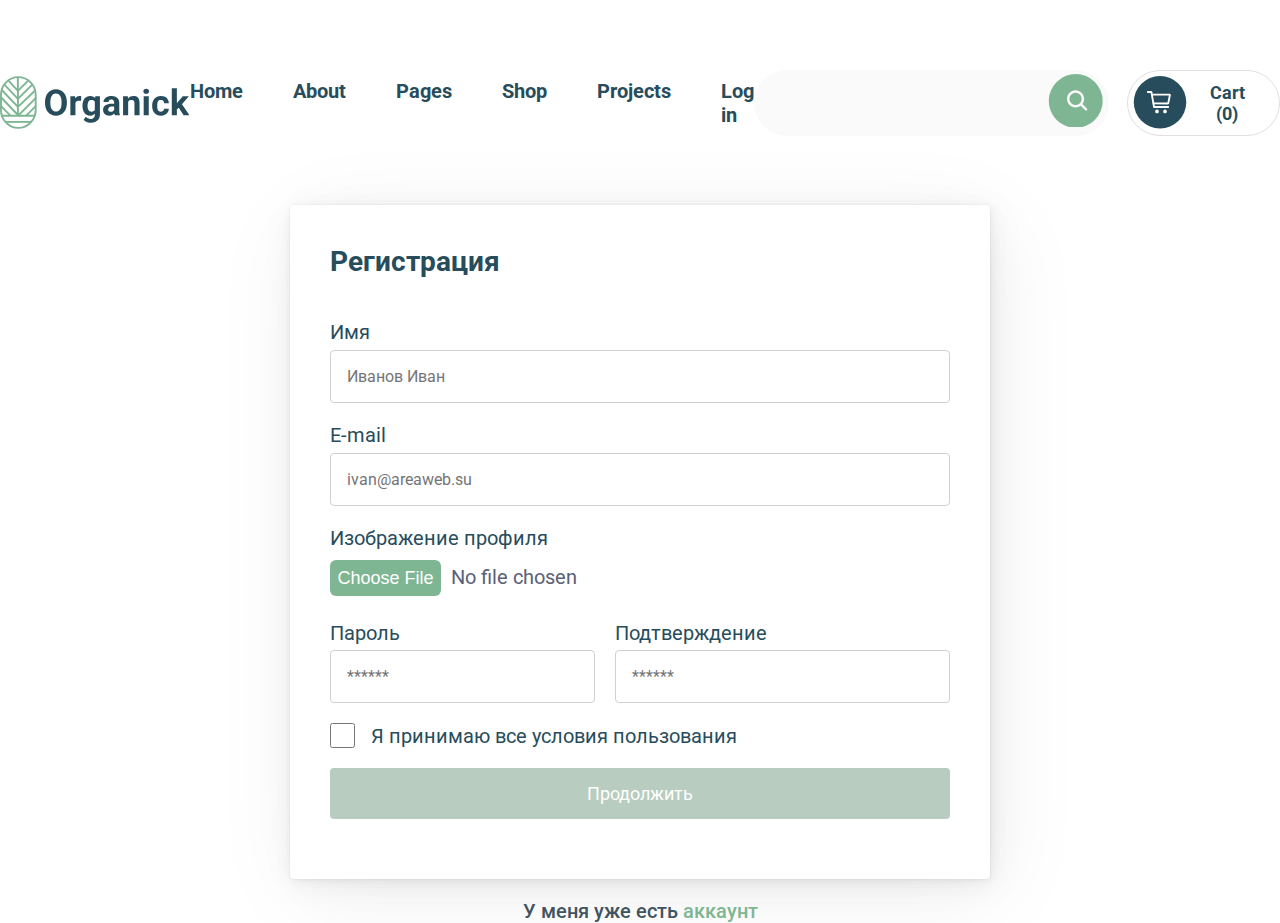
<file: signup.html>
<!DOCTYPE html>
<html lang="en">
	<head>
		<meta charset="UTF-8" />
		<meta name="viewport" content="width=device-width, initial-scale=1.0" />
		<title>Sign on</title>
		<link rel="icon" href="" />
		<link rel="stylesheet" href="./assets/reset.css" />
		<link rel="stylesheet" href="./assets/signup.css" />
		<link rel="preconnect" href="https://fonts.googleapis.com" />
		<link rel="preconnect" href="https://fonts.gstatic.com" crossorigin />
		<link
			href="https://fonts.googleapis.com/css2?family=Open+Sans:ital,wght@0,300..800;1,300..800&family=Roboto:wght@400;700;900&family=Yellowtail&display=swap"
			rel="stylesheet"
		/>
	</head>
	<body>
		<div class="wrapper">
			<header>
				<div class="header__inner">
					<div class="header__logo">
						<a href="./index.html">
							<img src="./img/Logo.svg" alt="" />
						</a>
					</div>
					<nav class="nav roboto-bold">
						<ul>
							<a href="./index.html"><li>Home</li></a>
							<a href=""><li>About</li></a>
							<a href=""><li>Pages</li></a>
							<a href="./shop.html"><li>Shop</li></a>
							<a href=""><li>Projects</li></a>
							<a href="./login.html"><li>Log in</li></a>
						</ul>
					</nav>
					<div class="header__right">
						<div class="input">
							<input type="text" />
							<a href=""
								><svg
									width="57"
									height="56"
									viewBox="0 0 57 56"
									fill="none"
									xmlns="http://www.w3.org/2000/svg"
								>
									<circle cx="28.791" cy="28" r="28" fill="#7EB693" />
									<path
										d="M40.4692 35.8921L35.7086 31.1315C36.8547 29.6057 37.4734 27.7485 37.4713 25.8402C37.4713 20.9657 33.5056 17 28.6312 17C23.7567 17 19.791 20.9657 19.791 25.8402C19.791 30.7146 23.7567 34.6803 28.6312 34.6803C30.5395 34.6824 32.3967 34.0637 33.9225 32.9175L38.6831 37.6781C38.9241 37.8936 39.2384 38.0085 39.5615 37.9995C39.8846 37.9905 40.192 37.8581 40.4205 37.6295C40.6491 37.401 40.7815 37.0936 40.7905 36.7705C40.7996 36.4474 40.6846 36.1331 40.4692 35.8921ZM22.3168 25.8402C22.3168 24.5913 22.6871 23.3705 23.3809 22.3321C24.0748 21.2937 25.061 20.4843 26.2148 20.0064C27.3686 19.5285 28.6382 19.4034 29.8631 19.6471C31.0879 19.8907 32.213 20.4921 33.0961 21.3752C33.9792 22.2583 34.5806 23.3834 34.8242 24.6083C35.0679 25.8332 34.9428 27.1028 34.4649 28.2566C33.987 29.4104 33.1777 30.3966 32.1393 31.0904C31.1009 31.7842 29.88 32.1546 28.6312 32.1546C26.9571 32.1526 25.3522 31.4866 24.1684 30.3029C22.9847 29.1192 22.3188 27.5142 22.3168 25.8402Z"
										fill="#FAFAFA"
									/></svg></a>
						</div>
						<button class="roboto-bold">
							<svg
								width="57"
								height="56"
								viewBox="0 0 57 56"
								fill="none"
								xmlns="http://www.w3.org/2000/svg"
							>
								<circle cx="28.791" cy="28" r="28" fill="#274C5B" />
								<path
									d="M25.5689 39.0001C26.2439 39.0001 26.7911 38.4529 26.7911 37.7779C26.7911 37.1029 26.2439 36.5557 25.5689 36.5557C24.8939 36.5557 24.3467 37.1029 24.3467 37.7779C24.3467 38.4529 24.8939 39.0001 25.5689 39.0001Z"
									fill="white"
									stroke="white"
									stroke-width="1.5"
									stroke-linecap="round"
									stroke-linejoin="round"
								/>
								<path
									d="M34.1246 39.0001C34.7996 39.0001 35.3468 38.4529 35.3468 37.7779C35.3468 37.1029 34.7996 36.5557 34.1246 36.5557C33.4496 36.5557 32.9023 37.1029 32.9023 37.7779C32.9023 38.4529 33.4496 39.0001 34.1246 39.0001Z"
									fill="white"
									stroke="white"
									stroke-width="1.5"
									stroke-linecap="round"
									stroke-linejoin="round"
								/>
								<path
									d="M15.791 17H19.5729L22.4093 33.0731H37.5369"
									stroke="white"
									stroke-width="2"
									stroke-linecap="round"
									stroke-linejoin="round"
								/>
								<path
									d="M21.9022 29.1837L37.1494 29.2907C37.2587 29.2908 37.3647 29.2529 37.4493 29.1837C37.5339 29.1144 37.5918 29.0179 37.6133 28.9107L39.3151 20.4014C39.3289 20.3328 39.3272 20.262 39.3102 20.1941C39.2933 20.1262 39.2615 20.063 39.2171 20.0089C39.1727 19.9548 39.1169 19.9112 39.0536 19.8813C38.9903 19.8514 38.9212 19.8359 38.8513 19.8359L20.3584 19.8359"
									stroke="white"
									stroke-width="2"
									stroke-linecap="round"
									stroke-linejoin="round"
								/>
							</svg>
							<p>Cart (0)</p>
						</button>
					</div>
				</div>
			</header>
		</div>
		<div class="wrapper">
			<form class="card">
				<h2>Регистрация</h2>
				<label for="name">
					Имя
					<input
						type="text"
						id="name"
						name="name"
						placeholder="Иванов Иван"
						aria-invalid="true"
						required
					/>
				</label>
				<label for="email">
					E-mail
					<input
						type="text"
						id="email"
						name="email"
						placeholder="ivan@areaweb.su"
						required
					/>
				</label>
				<label for="avatar"
					>Изображение профиля
					<input type="file" id="avatar" name="avatar" />
				</label>
				<div class="grid">
					<label for="password">
						Пароль
						<input
							type="password"
							id="password"
							name="password"
							placeholder="******"
							required
						/>
					</label>
					<label for="password_confirmation">
						Подтверждение
						<input
							type="password"
							id="password_confirmation"
							name="password_confirmation"
							placeholder="******"
							required
						/>
					</label>
				</div>
				<fieldset>
					<label for="terms" class="checkbox">
						<input type="checkbox" id="terms" name="terms" />
						<span type="checkbox" id="terms" name="terms"></span>
						Я принимаю все условия пользования
					</label>
				</fieldset>
				<button type="submit" id="submit" disabled>Продолжить</button>
			</form>
			<p class="have__acc">
				У меня уже есть<a href="./login.html"> аккаунт</a>
			</p>
		</div>
		<script src="./assets/button.js"></script>
	</body>
</html>
</file>
<file: assets/shop.css>
a {
	color: inherit;
}
.roboto-regular {
	font-family: "Roboto", sans-serif;
	font-weight: 400;
	font-style: normal;
}
body {
	font-family: "Roboto", sans-serif;
	font-weight: 700;
	font-style: normal;
}
.roboto-bold {
	font-family: "Roboto", sans-serif;
	font-weight: 700;
	font-style: normal;
}
.roboto-black {
	font-family: "Roboto", sans-serif;
	font-weight: 900;
	font-style: normal;
}
.yellowtail-regular {
	font-family: "Yellowtail", cursive;
	font-weight: 400;
	font-style: normal;
}
.wrapper {
	max-width: 1595px;
	margin: 0 auto;
	height: 100%;
	width: 100%;
}
body,
html {
	height: 100%;
}
.root {
	min-height: 100%;
	overflow: hidden;
	width: 100%;
	position: relative;
	display: flex;
	flex-direction: column;
}
.header__inner {
	display: flex;
	justify-content: space-between;
	align-items: center;
	height: 205px;
}
.nav ul {
	display: flex;
	gap: 50px;
}
.nav li {
	color: #274c5b;
	font-size: 20px;
	font-style: normal;
	font-weight: 700;
	line-height: normal;
	position: relative;
}

.nav li::before {
	content: "";
	position: absolute;
	bottom: -2px;
	right: 0;
	width: 100%;
	height: 1px;
	background-color: black;
	transition: all 0.2s ease;
	transform: scaleX(0);
}
.nav li:hover:before {
	transform: scaleX(1);
	width: 100%;
}
.input {
	display: flex;
	align-items: center;
	height: 66px;
	border-radius: 36px;
	background: #fafafa;
	padding-left: 15px;
	padding-right: 6px;
	width: 375px;
	position: relative;
}
.input input {
	width: 290px;
}
.input a img {
	position: absolute;
	top: 4px;
	right: 10px;
	display: flex;
}
.header__right {
	display: flex;
	gap: 18px;
}
.header__right .burger-menu {
	display: flex;
	align-items: center;
	gap: 12px;
	background-color: #fff;
	padding: 5px;
	padding-right: 23px;
	font-size: 18px;
	color: #274c5b;
	border-radius: 33px;
	border: 1px solid #e0e0e0;
}

/* burger */

.nav-shop {
	position: absolute;
	top: 0;
	right: 0;
	border: 1px solid #e6e6e6;
	background-color: white;
	width: 456px;
	z-index: 98;
	bottom: 0;
	height: 100vh;
	transform: translate3d(456px, 0, 0);
	transition: transform 0.3s ease-in-out;
	will-change: transform;
	box-shadow: 0px 12px 48px 0px rgba(0, 0, 0, 0.12);
	padding: 40px;
	display: flex;
	flex-direction: column;
	justify-content: space-between;
}
.nav-shop-undefined {
	position: absolute;
	top: 0;
	right: 0;
	border: 1px solid #e6e6e6;
	background-color: white;
	width: 456px;
	z-index: 98;
	bottom: 0;
	height: 100vh;
	transform: translate3d(456px, 0, 0);
	transition: transform 0.3s ease-in-out;
	will-change: transform;
	box-shadow: 0px 12px 48px 0px rgba(0, 0, 0, 0.12);
	padding: 40px;
	display: flex;
	flex-direction: column;
	justify-content: space-between;
}
.nav-shop ul {
	margin: 0;
	display: flex;
	flex-direction: column;
	justify-content: center;
	align-items: flex-start;
	gap: 20px;
	z-index: 99;
	position: relative;
	top: 0;
	left: 0;
}
.nav-shop li {
	color: white;
	font-size: 24px;
	position: relative;
	width: 100%;
	text-align: center;
	font-family: sans-serif;
	color: #000;
}
.header.open .burger-menu-2 span:nth-child(1) {
	transform: translateY(0) rotate(45deg);
	left: 12px;
	width: 16px;
	z-index: 99;
	position: absolute;
	background-color: #274c5b;
	height: 2px;
}
.header.open .burger-menu-2 span:nth-child(2) {
	transform: translateY(0) rotate(-45deg);
	left: 12px;
	width: 16px;
	z-index: 99;
	position: absolute;
	background-color: #274c5b;
	height: 2px;
}
.burger-menu-2 {
	display: block;
	width: 40px;
	height: 40px;
	position: absolute;
	cursor: pointer;
	top: 35px;
	right: 32px;
	text-align: center;
	background-color: #fff;
	border-radius: 10px;
	z-index: 99;
	transform: translate3d(456px, 0, 0);
	transition: all 0.3s ease-in-out;
	will-change: transform;
}
.nav-shop ul h2 {
	font-size: 20px;
	font-weight: 600;
	line-height: 30px;
	color: #274c5b;
	margin-bottom: 20px;
}
.nav-shop-undefined h2 {
	font-size: 20px;
	font-weight: 600;
	line-height: 30px;
	color: #274c5b;
	margin-bottom: 20px;
}
.nav-shop ul hr {
	height: 1px;
	background-color: #e6e6e6;
	width: 100%;
	position: absolute;
	left: 0;
	bottom: -10px;
}
.nav-shop__item {
	display: flex;
	gap: 8px;
}
.nav-shop ul li {
	display: flex;
	gap: 8px;
	align-items: center;
	justify-content: space-between;
}
.nav-shop ul li img {
	width: 120px;
	height: 100px;
	object-fit: contain;
	object-position: center;
}
.nav-shop__title {
	padding-top: 28px;
	padding-bottom: 28px;
	display: flex;
	flex-direction: column;
	gap: 2px;
	align-items: flex-start;
}
.nav-shop__title h3 {
	font-size: 20px;
	color: #274c5b;
	line-height: 21px;
	font-weight: 700;
}
.nav-shop__title p {
	font-size: 14px;
	color: #274c5b;
	line-height: 21px;
	font-weight: 700;
}
.button-delete {
	width: 24px;
	height: 24px;
}
.svg-cross {
	width: 24px;
	height: 24px;
	/* cursor: pointer; */
	transition: all 0.3s ease;
	position: relative;
	z-index: -1;
}
.button-delete:hover .svg-cross g path {
	stroke: #000;
}
.nav-shop__sum {
	width: 100%;
	display: flex;
	justify-content: space-between;
	padding-bottom: 24px;
	align-items: center;
}
.nav-shop__buy {
	width: 100%;
	background-color: #000;
	padding: 15px 20px;
	background-color: #7eb693;
	border-radius: 0.25rem;
	color: #fff;
	font-size: 18px;
}
.nav-shop__buy-undefined {
	width: 100%;
	background-color: #000;
	padding: 15px 20px;
	background-color: #7eb693;
	border-radius: 0.25rem;
	color: #fff;
	font-size: 18px;
}
.nav-shop-undefined p {
	font-size: 30px;
	width: 100%;
	color: #274c5b;
	font-weight: 900;
	text-align: center;
}

.nav-shop__count {
	font-size: 16px;
	font-weight: 700;
	color: #274c5b;
}
.nav-shop__cost {
	font-weight: 800;
	color: #274c5b;
	font-size: 18px;
}
.header.open .burger-menu-2 {
	transform: translate3d(0, 0, 0);
}
.header.open .nav-shop {
	transform: translate3d(0, 0, 0);
}
.header.open .nav-shop-undefined {
	transform: translate3d(0, 0, 0);
}

.header.open .burger-menu {
	opacity: 0;
	transition: opacity 0.3s ease-in-out;
	will-change: opacity;
}
.body.close {
	overflow: hidden;
}
.body.close .brightness {
	opacity: 1;
	pointer-events: all;
	visibility: visible;
}
.burger-menu {
	opacity: 1;
	transition: opacity 0.3s ease-in-out;
	will-change: opacity;
}
.brightness {
	opacity: 0;
	position: absolute;
	z-index: 98;
	visibility: hidden;
	transition: opacity 0.3s ease-in-out, visibility 0.3s ease-in-out;
	top: 0;
	left: 0;
	right: 0;
	bottom: 0;
	background: rgba(0, 0, 0, 0.5);
	pointer-events: none;
}

/* shop */
.banner-shop__inner {
	background: url("../img/shop-bg.png") 0 0 / cover no-repeat;
	min-height: 450px;
	min-width: 100%;
	margin-bottom: 90px;
}
.banner-shop__inner p {
	display: flex;
	align-items: center;
	justify-content: center;
	height: 450px;
	color: #274c5b;
	font-family: Roboto;
	font-size: 70px;
	font-style: normal;
	font-weight: 800;
	line-height: normal;
	position: relative;
}
.svg1 {
	position: absolute;
	top: 50px;
	left: 400px;
	z-index: 95;
	animation: bounce 10s infinite;
}
.svg2 {
	position: absolute;
	top: 0px;
	right: 380px;
	z-index: 95;
	animation: bounce 10s infinite;
}
.svg3 {
	position: absolute;
	bottom: 50px;
	left: 560px;
	z-index: 95;
	animation: bounce 10s infinite;
}
.svg4 {
	position: absolute;
	bottom: 25px;
	left: 800px;
	z-index: 95;
	animation: bounce 10s infinite;
}
@keyframes bounce {
	from {
		transform: scale(1);
	}

	60% {
		transform: scale(1.4);
	}

	to {
		transform: scale(1);
	}
}

/* categories */
.categories {
	margin-bottom: 140px;
}
.categories__inner {
	display: grid;
	grid-template-columns: 335px 335px 335px 335px;
	gap: 20px;
	justify-content: center;
	margin-bottom: 122px;
}
.categories__list {
	border-radius: 30px;
	background: #f9f8f8;
	padding: 30px;
	height: 485px;
}
.categories__picture {
	background-repeat: no-repeat;
	background-blend-mode: multiply;
	height: 324px;
	width: 100%;
	background-size: contain;
}
/* .categories__picture-2 {
	background: url(../img/banana.png) #f9f8f8 20% / cover;
	background-repeat: no-repeat;
	background-blend-mode: multiply;
	height: 324px;
	width: 100%;
}
.categories__picture-3 {
	background: url(../img/nuts.png) #f9f8f8 20% / cover;
	background-repeat: no-repeat;
	background-blend-mode: multiply;
	height: 324px;
	width: 100%;
}
.categories__picture-4 {
	background: url(../img/tomato.png) #f9f8f8 20% / cover;
	background-repeat: no-repeat;
	background-blend-mode: multiply;
	height: 324px;
	width: 100%;
}
.categories__picture-5 {
	background: url(../img/bean.png) #f9f8f8 20% / cover;
	background-repeat: no-repeat;
	background-blend-mode: multiply;
	height: 324px;
	width: 100%;
}
.categories__picture-6 {
	background: url(../img/hazelnut.png) #f9f8f8 20% / cover;
	background-repeat: no-repeat;
	background-blend-mode: multiply;
	height: 324px;
	width: 100%;
	text-align: center;
}
.categories__picture-7 {
	background: url(../img/eggs.png) #f9f8f8 20% / cover;
	background-repeat: no-repeat;
	background-blend-mode: multiply;
	height: 324px;
	width: 100%;
}
.categories__picture-8 {
	background: url(../img/bread.png) #f9f8f8 20%;
	background-repeat: no-repeat;
	background-blend-mode: multiply;
	height: 324px;
	width: 100%;
}
.categories__picture-9 {
	background: url(../img/mung-bean.png) #f9f8f8 20% / cover;
	background-repeat: no-repeat;
	background-blend-mode: multiply;
	height: 324px;
	width: 100%;
}
.categories__picture-10 {
	background: url(../img/white-hazelnut.png) #f9f8f8 20% / cover;
	background-repeat: no-repeat;
	background-blend-mode: multiply;
	height: 324px;
	width: 100%;
}
.categories__picture-11 {
	background: url(../img/corn.png) #f9f8f8 20% / cover;
	background-repeat: no-repeat;
	background-blend-mode: multiply;
	height: 324px;
	width: 100%;
}
.categories__picture-12 {
	background: url(../img/almonds.png) #f9f8f8 20%;
	background-repeat: no-repeat;
	background-blend-mode: multiply;
	height: 324px;
	width: 100%;
} */
.categories__button {
	display: flex;
	padding: 5px 12px 6px 12px;
	justify-content: center;
	align-items: center;
	gap: 10px;
	border-radius: 8px;
	background: #274c5b;
	color: #fff;
	text-align: center;
	font-size: 15px;
	font-style: normal;
	font-weight: 600;
	line-height: normal;
	margin-bottom: 20px;
}
.categories__list h3 {
	color: #274c5b;
	font-size: 20px;
	font-style: normal;
	font-weight: 600;
	line-height: normal;
	padding-bottom: 13px;
}
.categories__hr {
	background-color: #dedddd;
	width: 100%;
	height: 1px;
	margin-bottom: 6px;
}
.categories__footer {
	display: flex;
	justify-content: space-between;
}
.categories__left {
	display: flex;
	gap: 8px;
	align-items: center;
}
.categories__cost {
	color: #b8b8b8;
	text-align: center;
	font-family: "Open Sans";
	font-size: 15px;
	font-style: normal;
	font-weight: 600;
	line-height: normal;
	text-decoration: line-through;
}
.categories__sale {
	color: #274c5b;
	text-align: center;
	font-size: 18px;
	font-style: normal;
	font-weight: 700;
	line-height: normal;
}
.categories__but {
	margin: 0 auto;
}

/* sub */

.sub {
	padding-top: 86px;
	padding-bottom: 120px;
}
.sub__inner {
	background: url("../img/back-sea.png") 0 0 / cover no-repeat;
	height: 325px;
	width: 100%;
	display: flex;
	align-items: center;
	justify-content: space-between;
	border-radius: 30px;
	padding: 71px;
}
.sub__inner h2 {
	color: #fff;
	font-size: 50px;
	font-style: normal;
	font-weight: 800;
	line-height: normal;
}
.sub__form {
	display: flex;
	gap: 6px;
}
.sub__form input {
	border-radius: 16px;
	background: #fff;
	width: 349px;
	height: 80px;
	padding-left: 23px;
	color: #ababab;
	font-family: Roboto;
	font-size: 18px;
	font-style: italic;
	font-weight: 400;
	line-height: normal;
}
.sub__form input::placeholder {
	color: #ababab;
	font-family: Roboto;
	font-size: 18px;
	font-style: italic;
	font-weight: 400;
	line-height: normal;
}
.sub__form button {
	display: flex;
	width: 220px;
	padding: 28px 47px 29px 47px;
	flex-direction: column;
	justify-content: center;
	align-items: center;
	gap: 10px;
	border-radius: 16px;
	background: #274c5b;
	color: #fff;
	font-family: Roboto;
	font-size: 20px;
	font-style: normal;
	font-weight: 700;
	line-height: normal;
}
.sub__form button:hover {
	background: #416574;
}

/* footer */

.footer__inner {
	display: flex;
	justify-content: center;
}
.footer__contact h2 {
	color: #274c5b;
	font-family: Roboto;
	font-size: 30px;
	font-style: normal;
	font-weight: 700;
	line-height: normal;
	padding-bottom: 28px;
	text-align: right;
}
.footer__contact {
	padding-right: 50px;
}
.vertborder {
	border-right: 1px solid #d4d4d4;
	width: 1px;
	height: 336px;
}
.footer__main {
	display: flex;
	flex-direction: column;
	align-items: center;
	padding: 0 42px;
}
.footer__main h2 {
	padding-bottom: 26px;
}
.footer__main h4 {
	color: #525c60;
	text-align: center;
	font-family: "Open Sans";
	font-size: 18px;
	font-style: normal;
	font-weight: 400;
	line-height: 165.4%; /* 29.772px */
	padding-bottom: 50px;
}
.footer__social {
	display: flex;
	gap: 15px;
}
.footer__inner h3 {
	color: #525c60;
	text-align: right;
	font-family: "Open Sans";
	font-size: 18px;
	font-style: normal;
	font-weight: 700;
	line-height: 165%; /* 29.7px */
}
.footer__contact h4 {
	color: #525c60;
	font-family: "Open Sans";
	font-size: 18px;
	font-style: normal;
	font-weight: 400;
	line-height: 165%;
	text-align: right;
	padding-bottom: 15px;
	position: a;
}
.footer__pages {
	padding-left: 50px;
}
.footer__pages h2 {
	color: #274c5b;
	font-family: Roboto;
	font-size: 30px;
	font-style: normal;
	font-weight: 700;
	line-height: normal;
	padding-bottom: 28px;
	text-align: left;
}
.footer__pages h4 {
	color: #525c60;
	font-family: "Open Sans";
	font-size: 18px;
	font-style: normal;
	font-weight: 400;
	line-height: 165%;
	text-align: left;
	padding-bottom: 15px;
	transition: all 0.2s ease;
}
.footer__inner {
	padding-bottom: 107px;
}
.footer__pages h4:hover {
	color: black;
	text-decoration: underline;
}
.footer__contact h4:hover {
	color: black;
	text-decoration: underline;
}
.footer__copyright {
	color: #525c60;
	text-align: center;
	font-family: "Open Sans";
	font-size: 18px;
	font-style: normal;
	font-weight: 400;
	line-height: 165.4%; /* 29.772px */
	padding-bottom: 45px;
}
.footer__copyright hr {
	width: 100%;
	height: 1px;
	background: #d4d4d4;
	margin-bottom: 17px;
}
.footer__copyright span {
	color: #525c60;
	font-family: "Open Sans";
	font-size: 18px;
	font-style: normal;
	font-weight: 700;
	line-height: 165.4%;
}
</file>
<file: assets/signup.css>
a {
	color: inherit;
}
.roboto-regular {
	font-family: "Roboto", sans-serif;
	font-weight: 400;
	font-style: normal;
}
body {
	font-family: "Roboto", sans-serif;
	font-weight: 700;
	font-style: normal;
}
.roboto-bold {
	font-family: "Roboto", sans-serif;
	font-weight: 700;
	font-style: normal;
}
.roboto-black {
	font-family: "Roboto", sans-serif;
	font-weight: 900;
	font-style: normal;
}
.yellowtail-regular {
	font-family: "Yellowtail", cursive;
	font-weight: 400;
	font-style: normal;
}
.wrapper {
	max-width: 1595px;
	margin: 0 auto;
	height: 100%;
	width: 100%;
}
.header__inner {
	display: flex;
	justify-content: space-between;
	align-items: center;
	height: 205px;
	/* margin-bottom: 50px; */
}
.nav ul {
	display: flex;
	gap: 50px;
}
.nav li {
	color: #274c5b;
	font-size: 20px;
	font-style: normal;
	font-weight: 700;
	line-height: normal;
	position: relative;
}

.nav li::before {
	content: "";
	position: absolute;
	bottom: -2px;
	right: 0;
	width: 100%;
	height: 1px;
	background-color: black;
	transition: all 0.2s ease;
	transform: scaleX(0);
}
.nav li:hover:before {
	transform: scaleX(1);
	width: 100%;
}
.input {
	display: flex;
	align-items: center;
	height: 66px;
	border-radius: 36px;
	background: #fafafa;
	padding-left: 15px;
	padding-right: 6px;
	width: 375px;
	position: relative;
}
.input input {
	width: 290px;
}
.input a img {
	position: absolute;
	top: 4px;
	right: 10px;
	display: flex;
}
.header__right {
	display: flex;
	gap: 18px;
}
.header__right button {
	display: flex;
	align-items: center;
	gap: 12px;
	background-color: #fff;
	padding: 5px;
	padding-right: 23px;
	font-size: 18px;
	color: #274c5b;
	border-radius: 33px;
	border: 1px solid #e0e0e0;
}

/* form */

.card {
	margin: 0 auto;
	min-width: 500px;
	max-width: 700px;
	box-shadow: 0.0145rem 0.029rem 0.174rem rgba(0, 0, 0, 0.01698),
		0.0335rem 0.067rem 0.402rem rgba(0, 0, 0, 0.024),
		0.0625rem 0.125rem 0.75rem rgba(0, 0, 0, 0.03),
		0.1125rem 0.225rem 1.35rem rgba(0, 0, 0, 0.036),
		0.2085rem 0.417rem 2.502rem rgba(0, 0, 0, 0.04302),
		0.5rem 1rem 6rem rgba(0, 0, 0, 0.06), 0 0 0 0.0625rem rgba(0, 0, 0, 0.015);
	background: #ffffff;
	border-radius: 0.25rem;
	padding: 40px;
}

#name {
	width: 100%;
	border: 1px solid #cfd0d1;
	border-radius: 0.25rem;
	padding: 1rem;
	font-size: 1rem;
	margin-top: 6px;
	margin-bottom: 20px;
	height: 100%;
}
#email {
	width: 100%;
	border: 1px solid #cfd0d1;
	border-radius: 0.25rem;
	padding: 1rem;
	font-size: 1rem;
	margin-top: 6px;
	margin-bottom: 20px;
	height: 100%;
}
#password:focus:required {
	border: 1px solid red;
}
#password-auth {
	display: flex;
	width: 100%;
	padding: 10px;
	border: 1px solid #cfd0d1;
	border-radius: 0.25rem;
	padding: 1rem;
	font-size: 1rem;
	margin-top: 6px;
	margin-bottom: 20px;
}
#password-auth:focus:required {
	border: 1px solid red;
}
#password_confirmation:focus:required {
	border: 1px solid red;
}
.card h2 {
	font-size: 1.75rem;
	color: #274c5b;
	padding-bottom: 2.625rem;
}
.card label:nth-child(4) {
	display: flex;
	flex-direction: column;
	justify-content: center;
	width: 40%;
}
.card label:nth-child(4) input::file-selector-button {
	margin-top: 10px;
	margin-right: 10px;
	color: #fff;
	background-color: #7eb693;
	outline: none;
	border: none;
	padding: 7.5px;
	border-radius: 6px;
	cursor: pointer;
	font-size: 18px;
	font-weight: 500;
	margin-bottom: 25px;
}
.card label:nth-child(4) input {
	color: #5b6079;
}
.error-red {
	border: 1px solid red !important;
}
.i-password {
	position: absolute;
	font-size: 20px;
	font-weight: 400;
	color: #274c5b;
	right: 0;
	top: 0;
	color: red;
	width: 162px;
	text-align: right;
}
.i-name {
	position: absolute;
	font-size: 20px;
	font-weight: 400;
	color: #274c5b;
	left: 510px;
	top: 0;
	color: red;
	width: 110px;
}
.i-email {
	position: absolute;
	font-size: 20px;
	font-weight: 400;
	color: #274c5b;
	left: 365px;
	top: 0;
	color: red;
	width: 255px;
	text-align: right;
}
.i-avatar {
	position: absolute;
	font-size: 20px;
	font-weight: 400;
	color: #274c5b;
	left: 130px;
	top: 0;
	color: red;
	width: 210px;
}
.grid {
	display: flex;
	gap: 20px;
}
.grid label {
	margin-bottom: 20px;
}
.grid input {
	margin-top: 5px;
	padding: 15px 20px;
	border: 1px solid #cfd0d1;
	border-radius: 0.25rem;
	padding: 1rem;
	font-size: 1rem;
	width: 100%;
}
.card label {
	font-size: 20px;
	font-weight: 400;
	color: #274c5b;
}
.card button {
	margin-bottom: 20px;
	padding: 15px 20px;
	width: 100%;
	background-color: #7eb693;
	border-radius: 0.25rem;
	color: #fff;
	font-size: 18px;
}
.card button:disabled {
	background-color: #b8cdbf;
}
.checkbox {
	display: flex;
	align-items: center;
	gap: 8px;
	margin-bottom: 20px;
}
.card .checkbox input[type="checkbox"] {
	-o-accent-color: green;
	accent-color: green;
	width: 25px;
	height: 25px;
	cursor: pointer;
}
.have__acc {
	padding-top: 20px;
	text-align: center;
	color: #415462;
	font-size: 20px;
	font-weight: 500;
}
.have__acc a {
	color: #7eb693;
}
</file>
